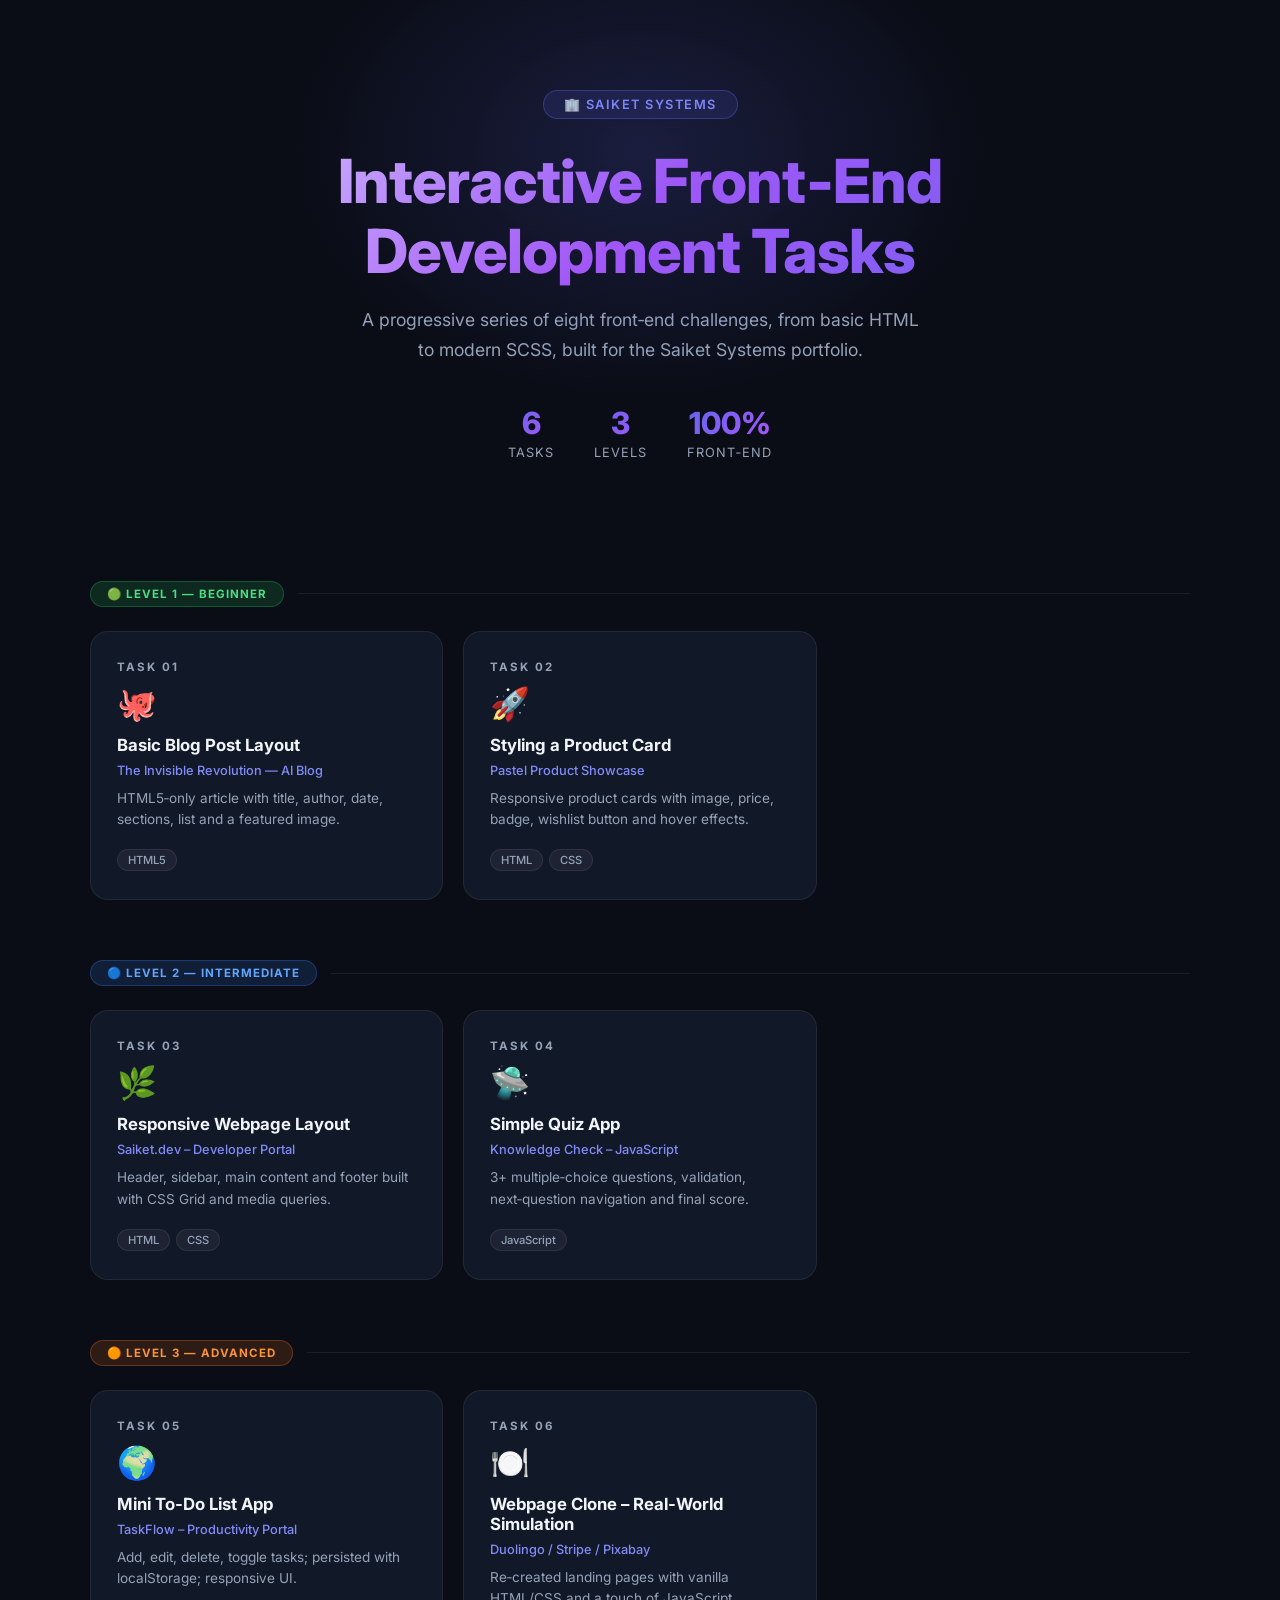
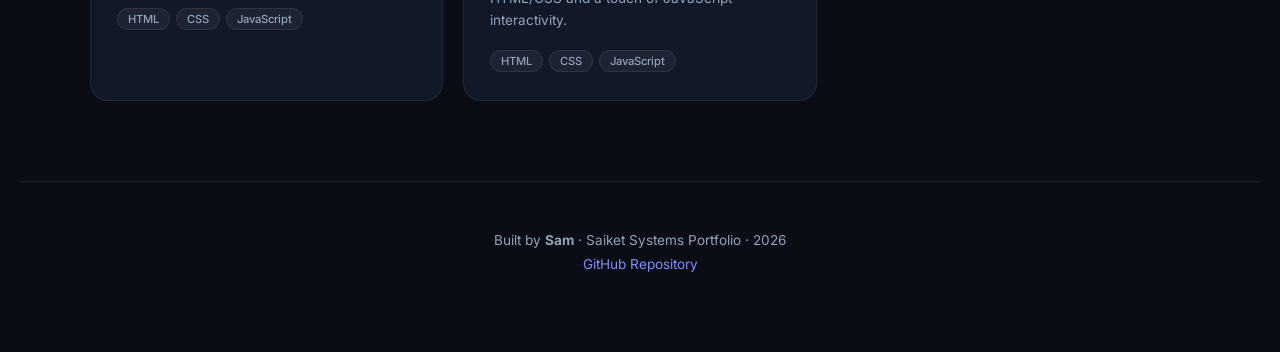
<file: index.html>
<!DOCTYPE html>
<html lang="en">
<head>
  <meta charset="UTF-8" />
  <meta name="viewport" content="width=device-width, initial-scale=1.0" />
  <meta name="description" content="Saiket Systems — 6 front‑end tasks from beginner to advanced level." />
  <title>Saiket Systems | Interactive Front‑End Tasks</title>
  <link rel="preconnect" href="https://fonts.googleapis.com" />
  <link href="https://fonts.googleapis.com/css2?family=Inter:wght@300;400;500;600;700;800&display=swap" rel="stylesheet" />
  <style>
    *, *::before, *::after { box-sizing: border-box; margin: 0; padding: 0; }
    :root {
      --bg: #0a0d16;
      --surface: #111827;
      --border: rgba(255,255,255,0.07);
      --accent: #6366f1;
      --accent2: #a855f7;
      --text: #f1f5f9;
      --muted: #94a3b8;
    }
    body { font-family: 'Inter', sans-serif; background: var(--bg); color: var(--text); min-height: 100vh; padding: 0 20px 60px; }
    .hero { text-align: center; padding: 90px 20px 60px; position: relative; }
    .hero::before { content: ''; position: absolute; top: -100px; left: 50%; transform: translateX(-50%); width: 700px; height: 500px; background: radial-gradient(ellipse, rgba(99,102,241,0.18) 0%, transparent 70%); pointer-events: none; }
    .org-badge { display: inline-block; padding: 6px 20px; background: rgba(99,102,241,0.12); border: 1px solid rgba(99,102,241,0.35); border-radius: 50px; font-size: 0.8rem; font-weight: 600; letter-spacing: 1.5px; text-transform: uppercase; color: #818cf8; margin-bottom: 28px; }
    .hero h1 { font-size: clamp(2.2rem,5vw,3.8rem); font-weight: 800; line-height:1.15; letter-spacing:-1px; background: linear-gradient(135deg, #e0e7ff, #a855f7, #6366f1); -webkit-background-clip:text; -webkit-text-fill-color:transparent; margin-bottom:18px; }
    .hero p { color: var(--muted); font-size:1.1rem; max-width:560px; margin:0 auto 40px; line-height:1.7; }
    .hero-stats { display:flex; justify-content:center; gap:40px; flex-wrap:wrap; }
    .hero-stat strong { display:block; font-size:1.9rem; font-weight:800; background: linear-gradient(135deg,#6366f1,#a855f7); -webkit-background-clip:text; -webkit-text-fill-color:transparent; }
    .hero-stat span { font-size:0.8rem; color:var(--muted); text-transform:uppercase; letter-spacing:1px; }
    .level-group { max-width:1100px; margin:60px auto 0; }
    .level-label { display:flex; align-items:center; gap:14px; margin-bottom:24px; }
    .level-label .badge { padding:5px 16px; border-radius:50px; font-size:0.72rem; font-weight:700; letter-spacing:1px; text-transform:uppercase; }
    .badge-green { background:rgba(34,197,94,0.15); color:#4ade80; border:1px solid rgba(34,197,94,0.3); }
    .badge-blue { background:rgba(59,130,246,0.15); color:#60a5fa; border:1px solid rgba(59,130,246,0.3); }
    .badge-orange { background:rgba(249,115,22,0.15); color:#fb923c; border:1px solid rgba(249,115,22,0.3); }
    .badge-red { background:rgba(239,68,68,0.15); color:#f87171; border:1px solid rgba(239,68,68,0.3); }
    .level-label hr { flex:1; border:none; border-top:1px solid var(--border); }
    .tasks-grid { display:grid; grid-template-columns:repeat(auto-fill, minmax(280px,1fr)); gap:20px; margin-bottom:16px; }
    .task-card { background:var(--surface); border:1px solid var(--border); border-radius:18px; padding:28px 26px; text-decoration:none; color:var(--text); transition:all 0.3s ease; position:relative; overflow:hidden; display:block; }
    .task-card::before { content:''; position:absolute; top:0; left:0; right:0; height:3px; background:var(--card-accent, linear-gradient(90deg,#6366f1,#a855f7)); transform:scaleX(0); transform-origin:left; transition:transform 0.35s ease; }
    .task-card:hover { transform:translateY(-6px); border-color:rgba(99,102,241,0.3); box-shadow:0 20px 50px -10px rgba(99,102,241,0.2); }
    .task-card:hover::before { transform:scaleX(1); }
    .task-num { font-size:0.72rem; font-weight:700; letter-spacing:2px; text-transform:uppercase; color:var(--muted); margin-bottom:10px; }
    .task-emoji { font-size:2rem; margin-bottom:12px; display:block; }
    .task-title { font-size:1.05rem; font-weight:700; margin-bottom:8px; }
    .task-theme { font-size:0.8rem; color:#818cf8; font-weight:500; margin-bottom:10px; }
    .task-desc { font-size:0.85rem; color:var(--muted); line-height:1.6; margin-bottom:18px; }
    .task-tags { display:flex; flex-wrap:wrap; gap:6px; }
    .tag { padding:3px 10px; border-radius:20px; font-size:0.7rem; font-weight:500; background:rgba(255,255,255,0.05); border:1px solid var(--border); color:var(--muted); }
    .task-arrow { position:absolute; top:24px; right:24px; font-size:1.2rem; opacity:0; transform:translateX(-6px); transition:all 0.3s ease; color:#818cf8; }
    .task-card:hover .task-arrow { opacity:1; transform:translateX(0); }
    footer { text-align:center; padding:50px 20px 20px; color:var(--muted); font-size:0.85rem; border-top:1px solid var(--border); margin-top:80px; }
    footer a { color:#818cf8; text-decoration:none; }
    footer a:hover { text-decoration:underline; }
    @media (max-width:500px) { .tasks-grid { grid-template-columns:1fr; } .hero-stats { gap:24px; } }
  </style>
</head>
<body>
  <!-- Hero -->
  <section class="hero">
    <div class="org-badge">🏢 Saiket Systems</div>
    <h1>Interactive Front‑End<br>Development Tasks</h1>
    <p>A progressive series of eight front‑end challenges, from basic HTML to modern SCSS, built for the Saiket Systems portfolio.</p>
    <div class="hero-stats">
      <div class="hero-stat"><strong>6</strong><span>Tasks</span></div>
      <div class="hero-stat"><strong>3</strong><span>Levels</span></div>
      <div class="hero-stat"><strong>100%</strong><span>Front‑End</span></div>
    </div>
  </section>

  <!-- Level 1: Beginner -->
  <div class="level-group">
    <div class="level-label">
      <span class="badge badge-green">🟢 Level 1 — Beginner</span>
      <hr />
    </div>
    <div class="tasks-grid">
      <a class="task-card" href="./Task1/" style="--card-accent: linear-gradient(90deg,#06b6d4,#0891b2);">
        <div class="task-num">Task 01</div>
        <span class="task-emoji">🐙</span>
        <div class="task-title">Basic Blog Post Layout</div>
        <div class="task-theme">The Invisible Revolution — AI Blog</div>
        <p class="task-desc">HTML5‑only article with title, author, date, sections, list and a featured image.</p>
        <div class="task-tags">
          <span class="tag">HTML5</span>
        </div>
        <span class="task-arrow">→</span>
      </a>
      <a class="task-card" href="./Task2/" style="--card-accent: linear-gradient(90deg,#8b5cf6,#c084fc);">
        <div class="task-num">Task 02</div>
        <span class="task-emoji">🚀</span>
        <div class="task-title">Styling a Product Card</div>
        <div class="task-theme">Pastel Product Showcase</div>
        <p class="task-desc">Responsive product cards with image, price, badge, wishlist button and hover effects.</p>
        <div class="task-tags">
          <span class="tag">HTML</span>
          <span class="tag">CSS</span>
        </div>
        <span class="task-arrow">→</span>
      </a>
    </div>
  </div>

  <!-- Level 2: Intermediate -->
  <div class="level-group">
    <div class="level-label">
      <span class="badge badge-blue">🔵 Level 2 — Intermediate</span>
      <hr />
    </div>
    <div class="tasks-grid">
      <a class="task-card" href="./Task3/" style="--card-accent: linear-gradient(90deg,#10b981,#34d399);">
        <div class="task-num">Task 03</div>
        <span class="task-emoji">🌿</span>
        <div class="task-title">Responsive Webpage Layout</div>
        <div class="task-theme">Saiket.dev – Developer Portal</div>
        <p class="task-desc">Header, sidebar, main content and footer built with CSS Grid and media queries.</p>
        <div class="task-tags">
          <span class="tag">HTML</span>
          <span class="tag">CSS</span>
        </div>
        <span class="task-arrow">→</span>
      </a>
      <a class="task-card" href="./Task4/" style="--card-accent: linear-gradient(90deg,#f59e0b,#fbbf24);">
        <div class="task-num">Task 04</div>
        <span class="task-emoji">🛸</span>
        <div class="task-title">Simple Quiz App</div>
        <div class="task-theme">Knowledge Check – JavaScript</div>
        <p class="task-desc">3+ multiple‑choice questions, validation, next‑question navigation and final score.</p>
        <div class="task-tags">
          <span class="tag">JavaScript</span>
        </div>
        <span class="task-arrow">→</span>
      </a>
    </div>
  </div>

  <!-- Level 3: Advanced -->
  <div class="level-group">
    <div class="level-label">
      <span class="badge badge-orange">🟠 Level 3 — Advanced</span>
      <hr />
    </div>
    <div class="tasks-grid">
      <a class="task-card" href="./Task5/" style="--card-accent: linear-gradient(90deg,#3b82f6,#60a5fa);">
        <div class="task-num">Task 05</div>
        <span class="task-emoji">🌍</span>
        <div class="task-title">Mini To‑Do List App</div>
        <div class="task-theme">TaskFlow – Productivity Portal</div>
        <p class="task-desc">Add, edit, delete, toggle tasks; persisted with localStorage; responsive UI.</p>
        <div class="task-tags">
          <span class="tag">HTML</span>
          <span class="tag">CSS</span>
          <span class="tag">JavaScript</span>
        </div>
        <span class="task-arrow">→</span>
      </a>
      <a class="task-card" href="./Task6/" style="--card-accent: linear-gradient(90deg,#f43f5e,#fb7185);">
        <div class="task-num">Task 06</div>
        <span class="task-emoji">🍽️</span>
        <div class="task-title">Webpage Clone – Real‑World Simulation</div>
        <div class="task-theme">Duolingo / Stripe / Pixabay</div>
        <p class="task-desc">Re‑created landing pages with vanilla HTML/CSS and a touch of JavaScript interactivity.</p>
        <div class="task-tags">
          <span class="tag">HTML</span>
          <span class="tag">CSS</span>
          <span class="tag">JavaScript</span>
        </div>
        <span class="task-arrow">→</span>
      </a>
    </div>
  </div>

  <footer>
    <p>Built by <strong>Sam</strong> · Saiket Systems Portfolio · 2026</p>
    <p style="margin-top:8px;">
      <a href="https://github.com/YOUR_USERNAME/saiket-systems" target="_blank" rel="noopener">GitHub Repository</a>
    </p>
  </footer>
</body>
</html>
</file>
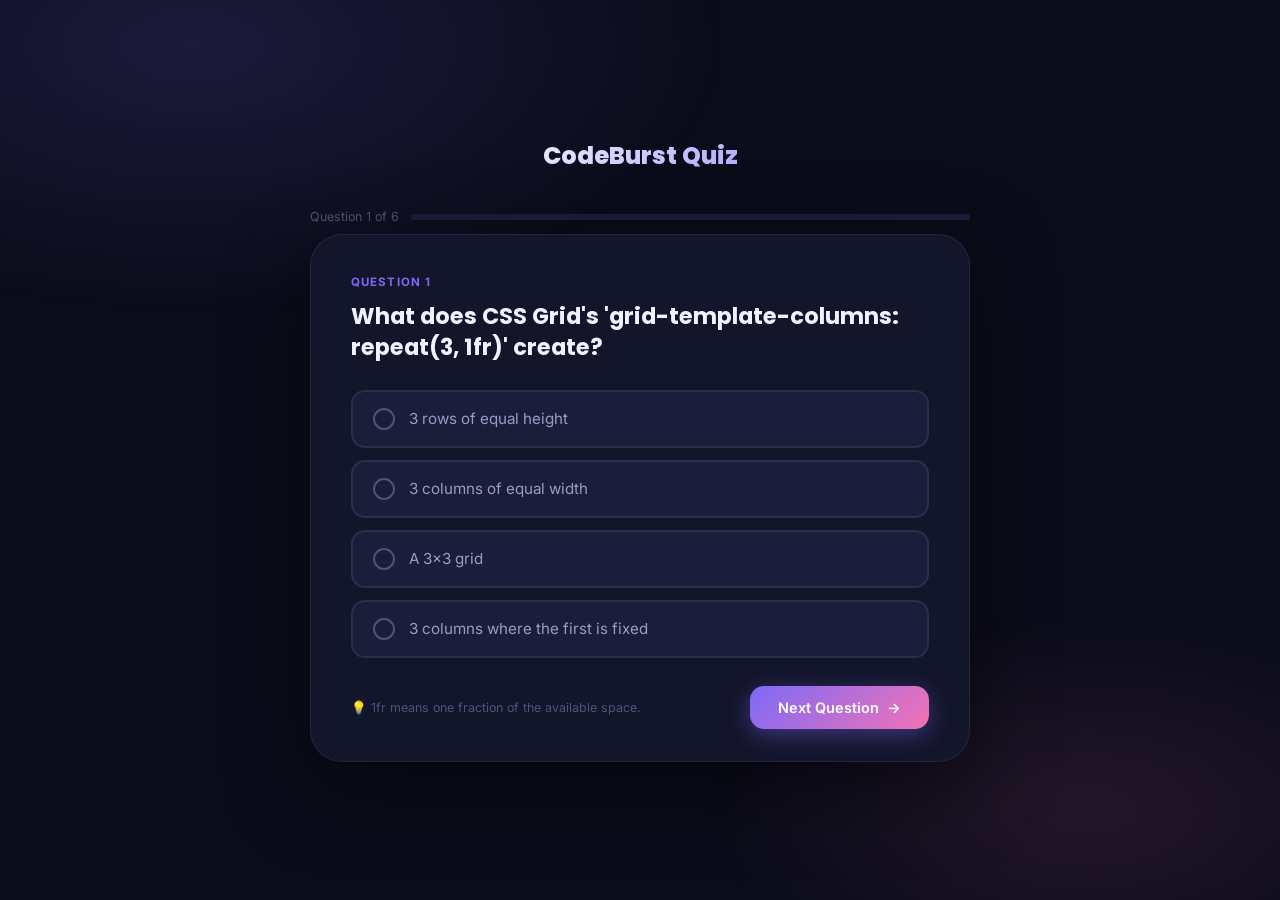
<file: Task4/index.html>
<!DOCTYPE html>
<html lang="en">
  <head>
    <meta charset="UTF-8" />
    <meta name="viewport" content="width=device-width, initial-scale=1.0" />
    <meta name="description" content="Task 4 — A JavaScript quiz application with multiple-choice questions, validation, and score display." />
    <title>CodeBurst Quiz | Task 4 — Saiket Systems</title>
    <link rel="stylesheet" href="style.css" />
  </head>

  <body>

    <div class="quiz-wrapper">

      <!-- ===== HEADER ===== -->
      <header class="quiz-header">
        <div class="quiz-logo">Code<span>Burst</span> Quiz</div>
      </header>

      <!-- ===== PROGRESS BAR ===== -->
      <div class="progress-wrap">
        <span class="progress-label" id="progress-label">Loading...</span>
        <div class="progress-track" role="progressbar" aria-valuemin="0" aria-valuemax="100" aria-valuenow="0">
          <div class="progress-fill" id="progress-fill"></div>
        </div>
      </div>

      <!-- ===== QUIZ SCREEN ===== -->
      <div class="quiz-card" id="quiz-screen">

        <!-- Question -->
        <p class="question-number" id="question-number">Question 1</p>
        <h1 class="question-text" id="question-text"></h1>

        <!-- Options List -->
        <ul class="options-list" id="options-list" role="radiogroup" aria-labelledby="question-text">
          <!-- Dynamically injected by script.js -->
        </ul>

        <!-- Validation Error -->
        <div class="error-msg" id="error-msg" role="alert" aria-live="polite">
          ⚠️ Please select an answer before proceeding!
        </div>

        <!-- Action Row -->
        <div class="action-row">
          <p class="hint-text" id="hint-text"></p>
          <button
            class="btn btn-primary"
            id="next-btn"
            aria-label="Go to next question">Next Question <span>→</span>
          </button>
        </div>

      </div>
      <!-- /quiz-screen -->

      <!-- ===== SCORE SCREEN ===== -->
      <div class="quiz-card score-screen" id="score-screen" aria-live="polite">

        <!-- SVG gradient def -->
        <svg width="0" height="0" style="position:absolute">
          <defs>
            <linearGradient id="ringGrad" x1="0%" y1="0%" x2="100%" y2="0%">
              <stop offset="0%"   stop-color="#7c6af7"/>
              <stop offset="100%" stop-color="#f472b6"/>
            </linearGradient>
          </defs>
        </svg>

        <!-- Trophy emoji -->
        <div class="score-trophy" id="score-trophy" aria-hidden="true">🏆</div>

        <!-- Title -->
        <h2 class="score-title" id="score-title">Quiz Complete!</h2>
        <p class="score-subtitle" id="score-subtitle">Here's how you did.</p>

        <!-- Score Ring -->
        <div class="score-ring-wrap" aria-label="Score ring">
          <svg class="score-ring" viewBox="0 0 120 120" aria-hidden="true">
            <circle class="ring-bg"   cx="60" cy="60" r="54"/>
            <circle class="ring-fill" id="ring-fill" cx="60" cy="60" r="54"/>
          </svg>
          <div class="score-ring-label">
            <span class="score-number" id="score-number">0</span>
            <span class="score-total"  id="score-total">/ 6</span>
          </div>
        </div>

        <!-- Breakdown Badges -->
        <div class="breakdown" aria-label="Score breakdown">
          <span class="breakdown-badge badge-correct" id="badge-correct">✅ 0 Correct</span>
          <span class="breakdown-badge badge-wrong"   id="badge-wrong">❌ 0 Wrong</span>
          <span class="breakdown-badge badge-pct"     id="badge-pct">📊 0%</span>
        </div>

        <!-- Restart -->
        <button
          class="restart-btn"
          id="restart-btn"
          onclick="restartQuiz()"
          aria-label="Restart the quiz"
        >
          🔄 Try Again
        </button>

      </div>
      <!-- /score-screen -->

    </div>
    <!-- /quiz-wrapper -->

    <script src="script.js"></script>
  </body>
</html>
</file>
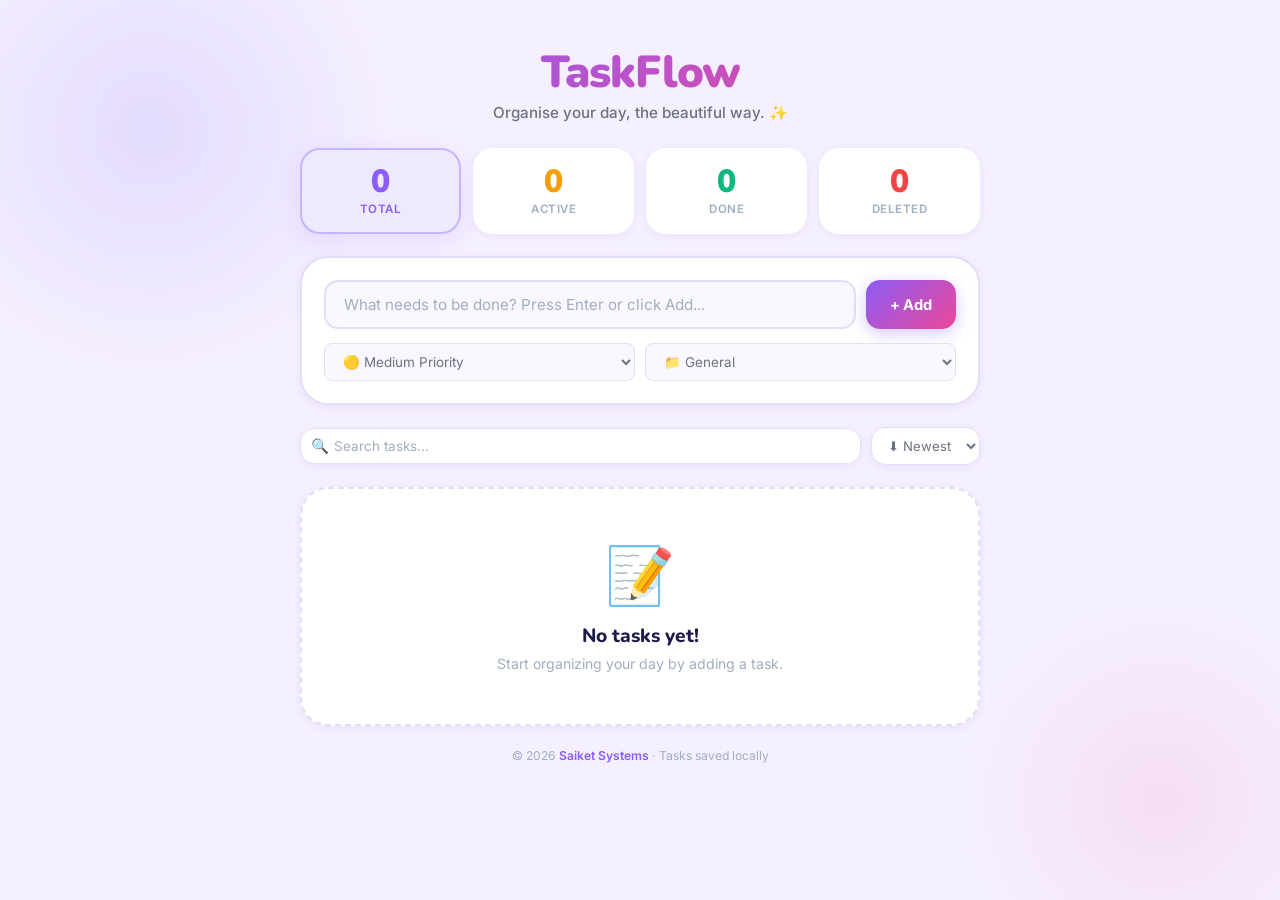
<file: Task5/index.html>
<!DOCTYPE html>
<html lang="en">
  <head>
    <meta charset="UTF-8" />
    <meta name="viewport" content="width=device-width, initial-scale=1.0" />
    <meta name="description" content="Task 5 — A beautiful pastel To-Do List App with interactive filtering and soft delete." />
    <title>TaskFlow | To-Do List</title>
    <link rel="stylesheet" href="style.css" />
  </head>

  <body>
    <div class="app-wrapper">

      <!-- ===== HEADER ===== -->
      <header class="app-header">
        <h1 class="app-logo">Task<span>Flow</span></h1>
        <p class="app-caption">Organise your day, the beautiful way. ✨</p>
      </header>

      <!-- ===== STATS ROW (CLICKABLE FILTERS) ===== -->
      <section class="stats-row" aria-label="Task statistics and filters">
        <div class="stat-chip total selected" data-filter="all" role="button" tabindex="0" aria-pressed="true">
          <div class="stat-value" id="stat-total">0</div>
          <div class="stat-label">Total</div>
        </div>
        <div class="stat-chip active" data-filter="active" role="button" tabindex="0" aria-pressed="false">
          <div class="stat-value" id="stat-active">0</div>
          <div class="stat-label">Active</div>
        </div>
        <div class="stat-chip done" data-filter="completed" role="button" tabindex="0" aria-pressed="false">
          <div class="stat-value" id="stat-done">0</div>
          <div class="stat-label">Done</div>
        </div>
        <div class="stat-chip deleted" data-filter="deleted" role="button" tabindex="0" aria-pressed="false">
          <div class="stat-value" id="stat-deleted">0</div>
          <div class="stat-label">Deleted</div>
        </div>
      </section>

      <!-- ===== INPUT CARD ===== -->
      <section class="input-card" aria-label="Add new task">

        <!-- Text input + Add button -->
        <div class="input-row">
          <input
            type="text"
            id="task-input"
            class="task-input"
            placeholder="What needs to be done? Press Enter or click Add..."
            maxlength="200"
            aria-label="New task description"
            autocomplete="off"
          />
          <button id="add-btn" class="btn-add" aria-label="Add task">
            + Add
          </button>
        </div>

        <!-- Priority + Category selectors -->
        <div class="meta-row">
          <select id="priority-select" class="priority-select" aria-label="Task priority">
            <option value="medium">🟡 Medium Priority</option>
            <option value="high">🔴 High Priority</option>
            <option value="low">🟢 Low Priority</option>
          </select>

          <select id="category-select" class="category-select" aria-label="Task category">
            <option value="General">📁 General</option>
            <option value="Work">💼 Work</option>
            <option value="Study">📚 Study</option>
            <option value="Personal">🏠 Personal</option>
            <option value="Health">💪 Health</option>
            <option value="Shopping">🛒 Shopping</option>
          </select>
        </div>

      </section>

      <!-- ===== FILTER + SEARCH BAR ===== -->
      <div class="filter-bar">
        <!-- Search -->
        <div class="search-wrap">
          <span class="search-icon" aria-hidden="true">🔍</span>
          <input
            type="search"
            id="search-input"
            class="search-input"
            placeholder="Search tasks..."
            aria-label="Search tasks"
          />
        </div>

        <!-- Sort -->
        <select id="sort-select" class="sort-select" aria-label="Sort tasks">
          <option value="newest">⬇ Newest</option>
          <option value="oldest">⬆ Oldest</option>
          <option value="priority">🔴 Priority</option>
          <option value="alpha">🔤 A–Z</option>
        </select>
      </div>

      <!-- ===== TASK LIST ===== -->
      <main>
        <ul
          id="task-list"
          class="task-list"
          role="list"
          aria-label="Task list"
          aria-live="polite"
        >
          <!-- Tasks are injected here by script.js -->
        </ul>
      </main>

      <!-- ===== CLEAR COMPLETED / DELETED ===== -->
      <button
        id="clear-done-btn"
        class="clear-btn"
        aria-label="Clear tasks"
      >
        🗑️ Clear Completed Tasks
      </button>

      <!-- ===== FOOTER ===== -->
      <footer class="app-footer">
        <p>© 2026 <a href="#">Saiket Systems</a> · Tasks saved locally</p>
      </footer>

    </div><!-- /app-wrapper -->

    <script src="script.js"></script>
  </body>
</html>
</file>
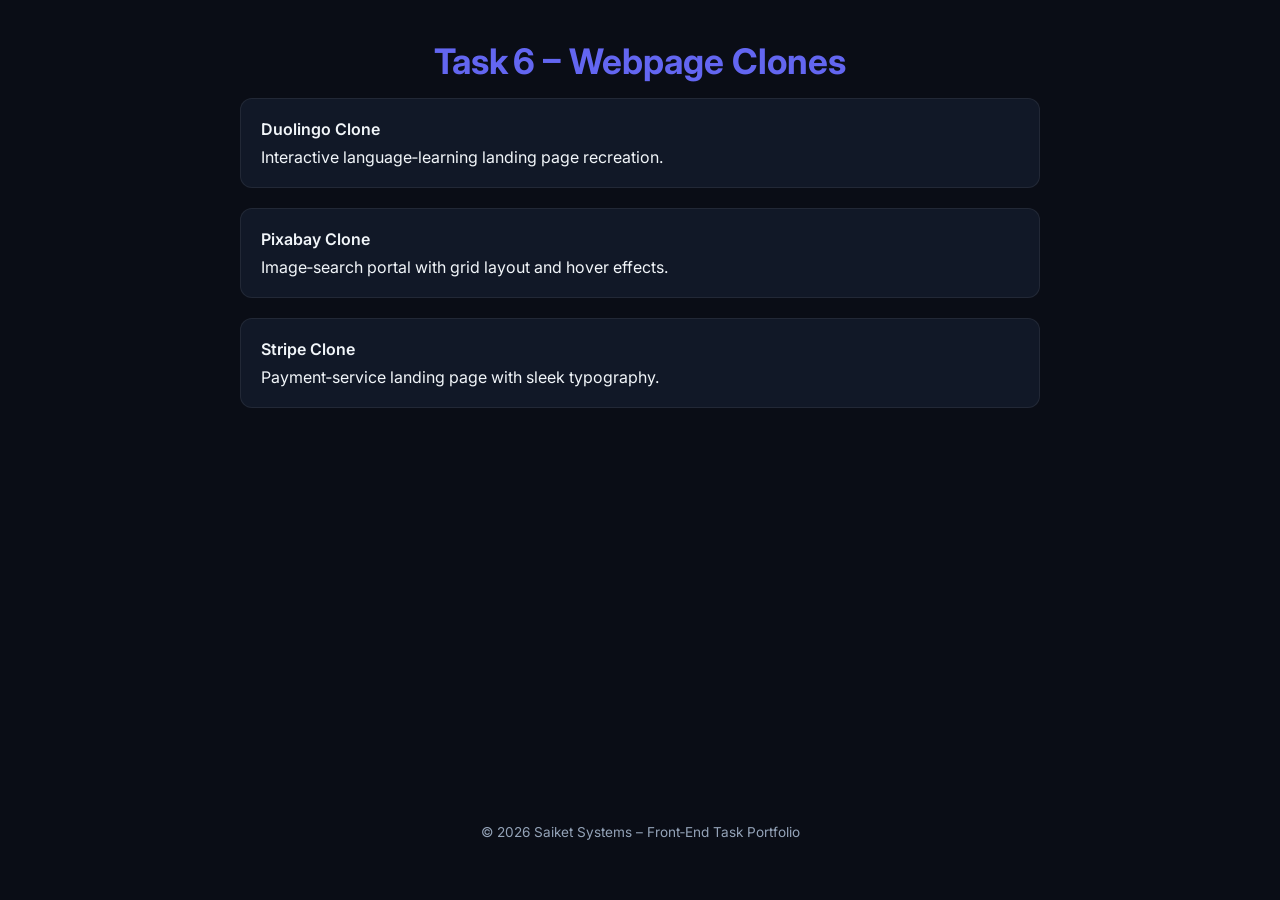
<file: Task6/index.html>
<!DOCTYPE html>
<html lang="en">
<head>
  <meta charset="UTF-8" />
  <meta name="viewport" content="width=device-width, initial-scale=1.0" />
  <meta name="description" content="Saiket Systems – Task 6 clones: Duolingo, Pixabay, Stripe" />
  <title>Task 6 – Webpage Clones</title>
  <link rel="preconnect" href="https://fonts.googleapis.com" />
  <link href="https://fonts.googleapis.com/css2?family=Inter:wght@400;600&display=swap" rel="stylesheet" />
  <style>
    *{box-sizing:border-box;margin:0;padding:0}
    :root{--bg:#0a0d16;--surface:#111827;--border:rgba(255,255,255,0.07);--accent:#6366f1;--text:#f1f5f9;--muted:#94a3b8}
    body{font-family:'Inter',sans-serif;background:var(--bg);color:var(--text);display:flex;flex-direction:column;align-items:center;padding:40px 20px;min-height:100vh}
    h1{font-size:2.2rem;margin-bottom:1rem;color:var(--accent)}
    .grid{display:grid;gap:20px;max-width:800px;width:100%}
    a{background:var(--surface);border:1px solid var(--border);border-radius:12px;padding:20px;text-decoration:none;color:var(--text);transition:0.3s;display:block}
    a:hover{border-color:var(--accent);box-shadow:0 8px 20px rgba(99,102,241,0.2)}
    .title{font-weight:600;margin-bottom:8px}
    footer{margin-top:auto;padding:20px;font-size:0.85rem;color:var(--muted)}
  </style>
</head>
<body>
  <h1>Task 6 – Webpage Clones</h1>
  <div class="grid">
    <a href="Duolingo/">
      <div class="title">Duolingo Clone</div>
      <p>Interactive language‑learning landing page recreation.</p>
    </a>
    <a href="Pixabay/">
      <div class="title">Pixabay Clone</div>
      <p>Image‑search portal with grid layout and hover effects.</p>
    </a>
    <a href="Stripe/">
      <div class="title">Stripe Clone</div>
      <p>Payment‑service landing page with sleek typography.</p>
    </a>
  </div>
  <footer>
    <p>© 2026 Saiket Systems – Front‑End Task Portfolio</p>
  </footer>
</body>
</html>
</file>
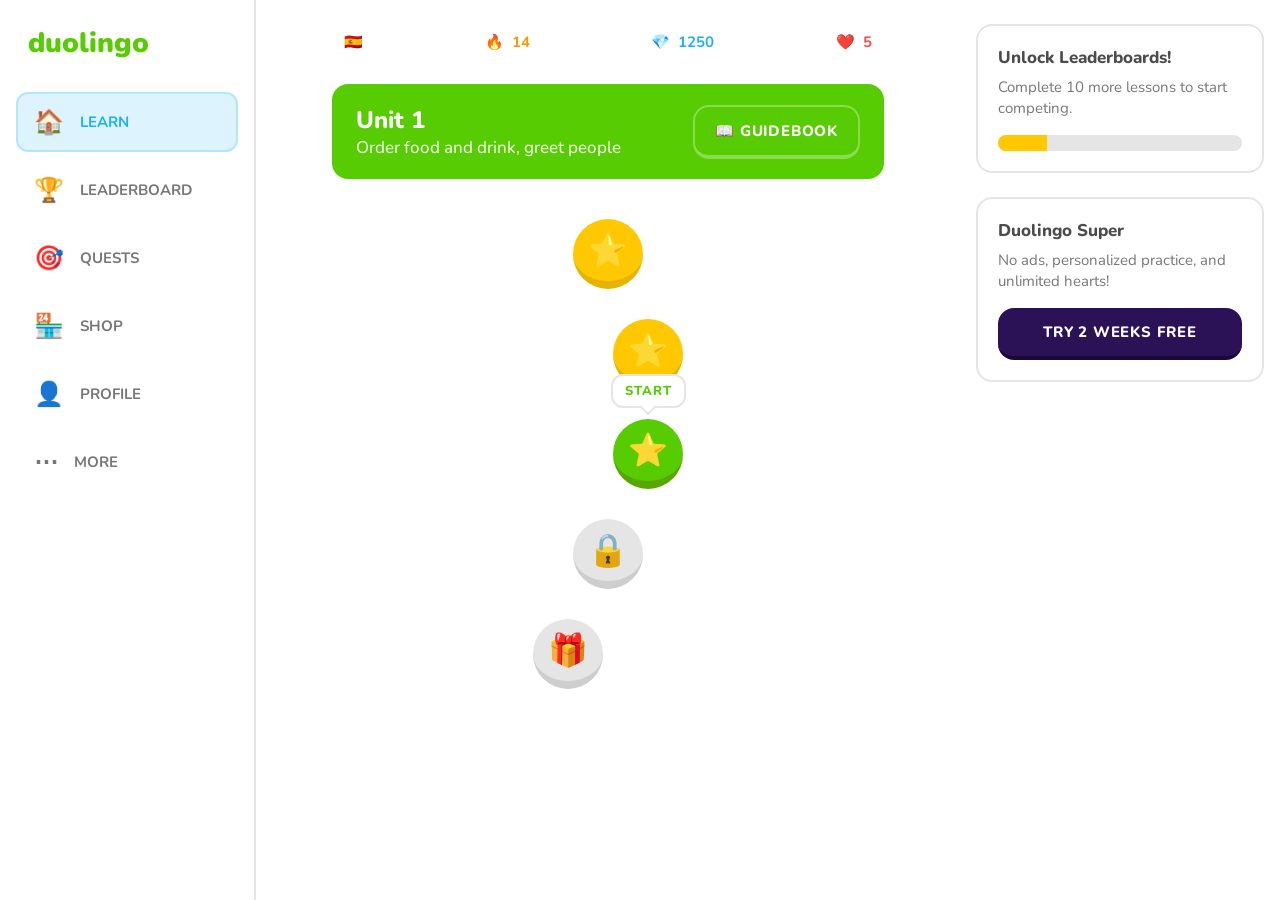
<file: Task6/Duolingo/index.html>
<!DOCTYPE html>
<html lang="en">
<head>
  <meta charset="UTF-8">
  <meta name="viewport" content="width=device-width, initial-scale=1.0">
  <title>Duolingo Clone | Task 6</title>
  <link rel="stylesheet" href="style.css">
</head>
<body>

  <!-- SIDEBAR NAVIGATION -->
  <aside class="sidebar">
    <div class="logo">
      <h2 class="duo-green">duolingo</h2>
    </div>
    <nav class="nav-links">
      <a href="#" class="nav-item active">
        <span class="nav-icon">🏠</span>
        <span class="nav-text">LEARN</span>
      </a>
      <a href="#" class="nav-item">
        <span class="nav-icon">🏆</span>
        <span class="nav-text">LEADERBOARD</span>
      </a>
      <a href="#" class="nav-item">
        <span class="nav-icon">🎯</span>
        <span class="nav-text">QUESTS</span>
      </a>
      <a href="#" class="nav-item">
        <span class="nav-icon">🏪</span>
        <span class="nav-text">SHOP</span>
      </a>
      <a href="#" class="nav-item">
        <span class="nav-icon">👤</span>
        <span class="nav-text">PROFILE</span>
      </a>
      <a href="#" class="nav-item">
        <span class="nav-icon">⋯</span>
        <span class="nav-text">MORE</span>
      </a>
    </nav>
  </aside>

  <!-- MAIN CONTENT AREA -->
  <main class="main-content">
    
    <!-- TOP BAR -->
    <header class="top-bar">
      <div class="top-item course-flag">
        🇪🇸
      </div>
      <div class="top-item streak">
        <span class="icon">🔥</span>
        <span class="value">14</span>
      </div>
      <div class="top-item gems">
        <span class="icon">💎</span>
        <span class="value">1250</span>
      </div>
      <div class="top-item hearts">
        <span class="icon">❤️</span>
        <span class="value">5</span>
      </div>
    </header>

    <!-- LEARNING PATH -->
    <div class="learning-path">
      
      <!-- Unit Header -->
      <section class="unit-header green-unit">
        <div class="unit-info">
          <h3>Unit 1</h3>
          <p>Order food and drink, greet people</p>
        </div>
        <button class="btn btn-secondary guidebook-btn">
          📖 GUIDEBOOK
        </button>
      </section>

      <!-- Path Nodes -->
      <div class="path-container">
        <!-- Node 1 (Completed) -->
        <div class="path-row center">
          <button class="node-btn completed" data-title="Order food" data-desc="Lesson 1 of 4">
            <span class="node-icon">⭐</span>
          </button>
        </div>
        
        <!-- Node 2 (Completed) -->
        <div class="path-row right">
          <button class="node-btn completed" data-title="Order food" data-desc="Lesson 2 of 4">
            <span class="node-icon">⭐</span>
          </button>
        </div>
        
        <!-- Node 3 (Active) -->
        <div class="path-row right">
          <button class="node-btn active" data-title="Greet people" data-desc="Lesson 1 of 4">
            <div class="crown-tooltip">START</div>
            <span class="node-icon">⭐</span>
          </button>
        </div>
        
        <!-- Node 4 (Locked) -->
        <div class="path-row center">
          <button class="node-btn locked" data-title="Locked" data-desc="Complete previous lessons to unlock">
            <span class="node-icon">🔒</span>
          </button>
        </div>
        
        <!-- Node 5 (Treasure) -->
        <div class="path-row left">
          <button class="node-btn treasure locked" data-title="Reward" data-desc="Unlock a chest!">
            <span class="node-icon">🎁</span>
          </button>
        </div>
      </div>

    </div>
  </main>

  <!-- RIGHT SIDEBAR (Leagues/Progress) -->
  <aside class="right-sidebar">
    <div class="panel league-panel">
      <h4>Unlock Leaderboards!</h4>
      <p>Complete 10 more lessons to start competing.</p>
      <div class="progress-bar-container">
        <div class="progress-bar" style="width: 20%;"></div>
      </div>
    </div>
    <div class="panel ad-panel">
      <h4>Duolingo Super</h4>
      <p>No ads, personalized practice, and unlimited hearts!</p>
      <button class="btn btn-primary try-super-btn">TRY 2 WEEKS FREE</button>
    </div>
  </aside>

  <!-- START LESSON MODAL -->
  <div class="modal-overlay" id="lesson-modal">
    <div class="modal-content">
      <h2 id="modal-title">Greet people</h2>
      <p id="modal-desc">Lesson 1 of 4</p>
      <button class="btn btn-primary full-width" id="start-lesson-btn">START +10 XP</button>
      <button class="btn btn-secondary full-width" id="close-modal-btn">CANCEL</button>
    </div>
  </div>

  <script src="script.js"></script>
</body>
</html>
</file>
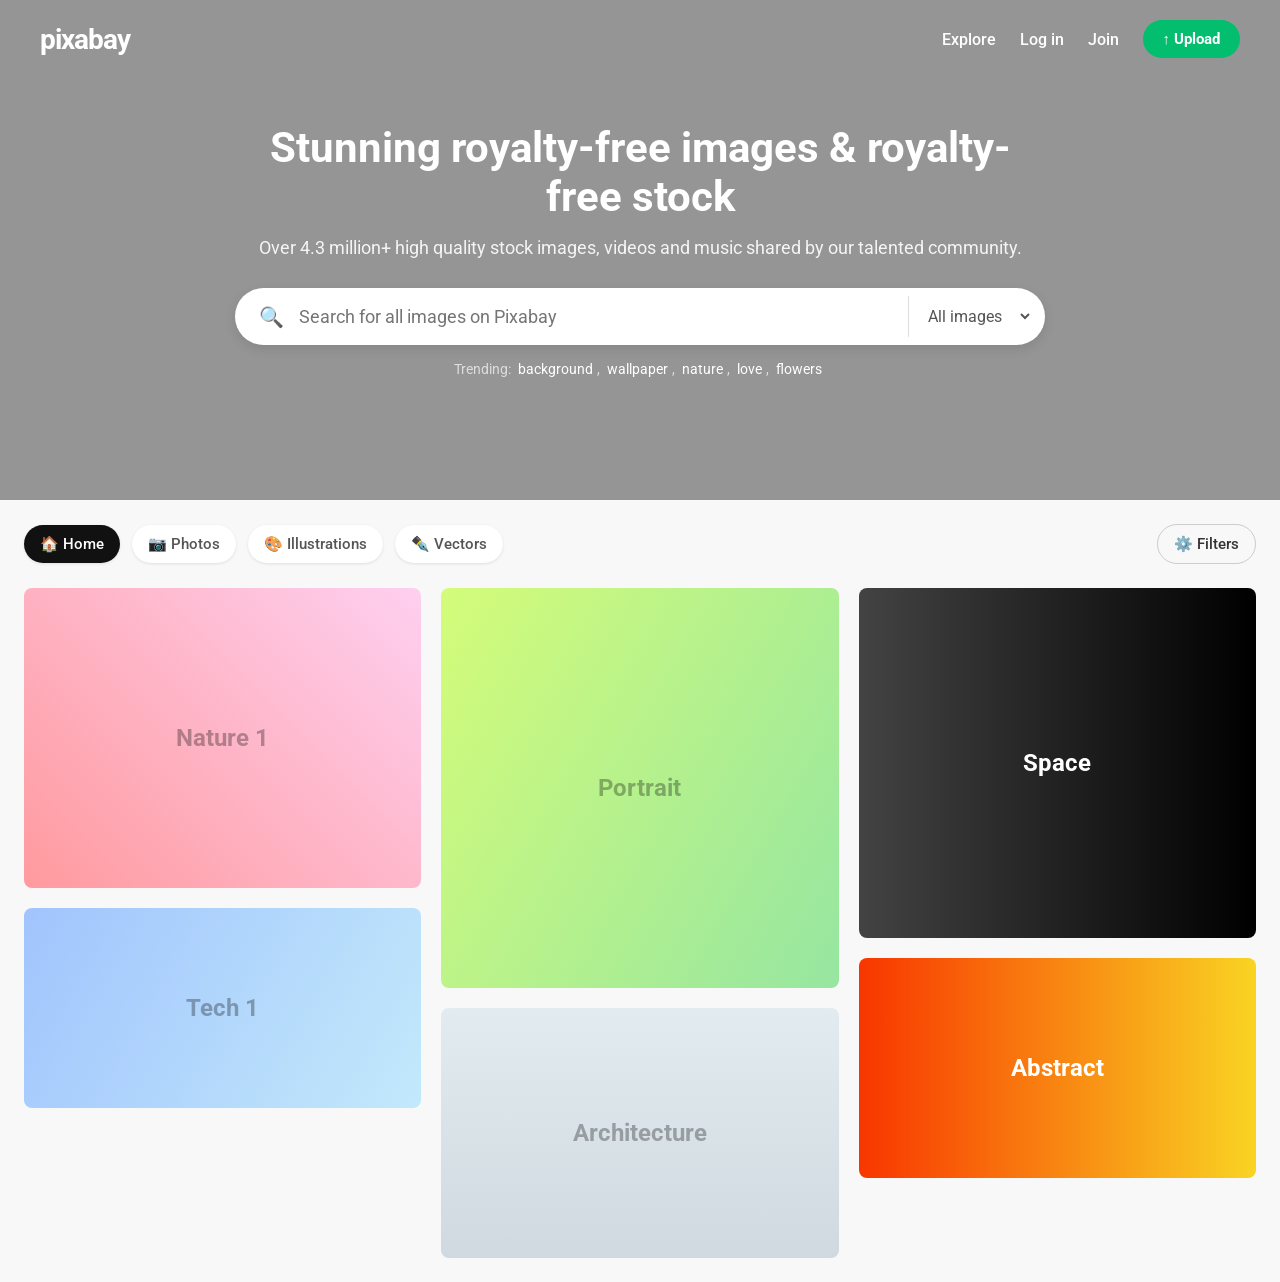
<file: Task6/Pixabay/index.html>
<!DOCTYPE html>
<html lang="en">
<head>
  <meta charset="UTF-8">
  <meta name="viewport" content="width=device-width, initial-scale=1.0">
  <title>Pixabay Clone | Task 6</title>
  <link rel="stylesheet" href="style.css">
</head>
<body>

  <!-- NAVBAR -->
  <header class="navbar">
    <div class="logo">pixabay</div>
    <div class="nav-right">
      <a href="#">Explore</a>
      <a href="#">Log in</a>
      <a href="#">Join</a>
      <button class="upload-btn">↑ Upload</button>
    </div>
  </header>

  <!-- HERO SECTION -->
  <section class="hero">
    <div class="hero-overlay"></div>
    <div class="hero-content">
      <h1>Stunning royalty-free images & royalty-free stock</h1>
      <p>Over 4.3 million+ high quality stock images, videos and music shared by our talented community.</p>
      
      <div class="search-container" id="search-container">
        <span class="search-icon">🔍</span>
        <input type="text" class="search-input" id="search-input" placeholder="Search for all images on Pixabay">
        <select class="search-select">
          <option>All images</option>
          <option>Photos</option>
          <option>Vectors</option>
        </select>
      </div>
      
      <div class="trending-tags">
        <span>Trending:</span>
        <a href="#">background</a>,
        <a href="#">wallpaper</a>,
        <a href="#">nature</a>,
        <a href="#">love</a>,
        <a href="#">flowers</a>
      </div>
    </div>
  </section>

  <!-- CONTENT SECTION / MASONRY GRID -->
  <main class="gallery-container">
    <div class="gallery-nav">
      <div class="nav-tabs">
        <button class="active">🏠 Home</button>
        <button>📷 Photos</button>
        <button>🎨 Illustrations</button>
        <button>✒️ Vectors</button>
      </div>
      <div class="filter-btn">
        <button>⚙️ Filters</button>
      </div>
    </div>

    <div class="masonry-grid">
      <!-- Image 1 -->
      <div class="grid-item">
        <div class="img-placeholder" style="height: 300px; background: linear-gradient(45deg, #ff9a9e 0%, #fecfef 99%, #fecfef 100%);">
          <span>Nature 1</span>
        </div>
        <div class="overlay-actions">
          <button class="like-btn">❤️</button>
          <button class="save-btn">🔖</button>
        </div>
      </div>
      
      <!-- Image 2 -->
      <div class="grid-item">
        <div class="img-placeholder" style="height: 200px; background: linear-gradient(120deg, #a1c4fd 0%, #c2e9fb 100%);">
          <span>Tech 1</span>
        </div>
        <div class="overlay-actions">
          <button class="like-btn">❤️</button>
          <button class="save-btn">🔖</button>
        </div>
      </div>
      
      <!-- Image 3 -->
      <div class="grid-item">
        <div class="img-placeholder" style="height: 400px; background: linear-gradient(120deg, #d4fc79 0%, #96e6a1 100%);">
          <span>Portrait</span>
        </div>
        <div class="overlay-actions">
          <button class="like-btn">❤️</button>
          <button class="save-btn">🔖</button>
        </div>
      </div>
      
      <!-- Image 4 -->
      <div class="grid-item">
        <div class="img-placeholder" style="height: 250px; background: linear-gradient(to top, #cfd9df 0%, #e2ebf0 100%);">
          <span>Architecture</span>
        </div>
        <div class="overlay-actions">
          <button class="like-btn">❤️</button>
          <button class="save-btn">🔖</button>
        </div>
      </div>
      
      <!-- Image 5 -->
      <div class="grid-item">
        <div class="img-placeholder" style="height: 350px; background: linear-gradient(to right, #434343 0%, black 100%);">
          <span style="color:white">Space</span>
        </div>
        <div class="overlay-actions">
          <button class="like-btn">❤️</button>
          <button class="save-btn">🔖</button>
        </div>
      </div>

       <!-- Image 6 -->
       <div class="grid-item">
        <div class="img-placeholder" style="height: 220px; background: linear-gradient(to right, #f83600 0%, #f9d423 100%);">
          <span style="color:white">Abstract</span>
        </div>
        <div class="overlay-actions">
          <button class="like-btn">❤️</button>
          <button class="save-btn">🔖</button>
        </div>
      </div>
    </div>
  </main>

  <script src="script.js"></script>
</body>
</html>
</file>
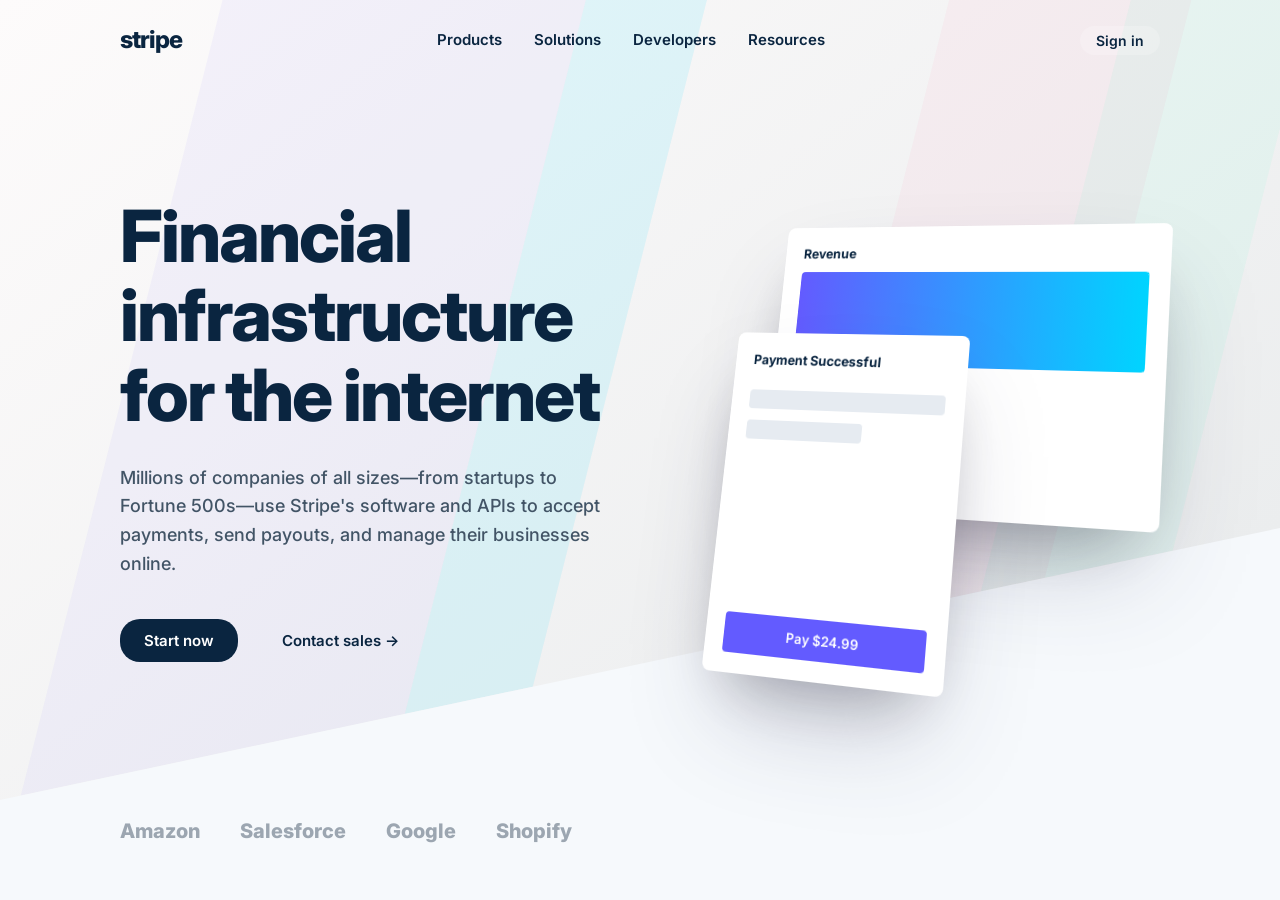
<file: Task6/Stripe/index.html>
<!DOCTYPE html>
<html lang="en">
<head>
  <meta charset="UTF-8">
  <meta name="viewport" content="width=device-width, initial-scale=1.0">
  <title>Stripe Landing Page Clone | Task 6</title>
  <link rel="stylesheet" href="style.css">
</head>
<body>

  <!-- ANIMATED BACKGROUND -->
  <div class="stripe-bg">
    <div class="bg-stripe stripe-1"></div>
    <div class="bg-stripe stripe-2"></div>
    <div class="bg-stripe stripe-3"></div>
    <div class="bg-stripe stripe-4"></div>
  </div>

  <div class="content-wrapper">
    <!-- NAVIGATION -->
    <header class="navbar">
      <div class="logo">
        <h2 class="stripe-logo">stripe</h2>
      </div>
      
      <!-- Sliding Dropdown Background (controlled by JS) -->
      <div class="dropdown-bg" id="dropdown-bg"></div>

      <nav class="nav-links">
        <div class="nav-item" data-menu="products">Products</div>
        <div class="nav-item" data-menu="solutions">Solutions</div>
        <div class="nav-item" data-menu="developers">Developers</div>
        <div class="nav-item" data-menu="resources">Resources</div>
        
        <!-- Invisible Menus that appear on hover -->
        <div class="menu-content" id="products-menu">
          <h4>Payments</h4>
          <p>Online payments, In-person payments</p>
        </div>
        <div class="menu-content" id="solutions-menu">
          <h4>Use Cases</h4>
          <p>SaaS, Platforms, Marketplaces</p>
        </div>
      </nav>

      <div class="nav-actions">
        <a href="#" class="nav-btn text-btn">Sign in</a>
      </div>
    </header>

    <!-- HERO SECTION -->
    <main class="hero">
      <div class="hero-text">
        <h1 class="hero-title">Financial infrastructure for the internet</h1>
        <p class="hero-subtitle">
          Millions of companies of all sizes—from startups to Fortune 500s—use Stripe's software and APIs to accept payments, send payouts, and manage their businesses online.
        </p>
        <div class="hero-buttons">
          <button class="btn btn-primary">Start now</button>
          <button class="btn btn-text">Contact sales &rarr;</button>
        </div>
      </div>
      
      <div class="hero-graphics">
        <!-- Abstract representation of Stripe's angled dashboard mockups -->
        <div class="mockup mockup-back">
          <div class="mockup-header">Revenue</div>
          <div class="mockup-chart"></div>
        </div>
        <div class="mockup mockup-front">
          <div class="mockup-header">Payment Successful</div>
          <div class="mockup-row"></div>
          <div class="mockup-row short"></div>
          <button class="mockup-btn">Pay $24.99</button>
        </div>
      </div>
    </main>

    <!-- LOGOS SECTION -->
    <section class="trusted-by">
      <div class="logo-grid">
        <div class="client-logo">Amazon</div>
        <div class="client-logo">Salesforce</div>
        <div class="client-logo">Google</div>
        <div class="client-logo">Shopify</div>
      </div>
    </section>
  </div>

  <script src="script.js"></script>
</body>
</html>
</file>
<file: Task4/style.css>
/* =========================================
   TASK 4 — Quiz Application
   Saiket Systems | JavaScript + CSS
   ========================================= */

@import url('https://fonts.googleapis.com/css2?family=Inter:wght@300;400;500;600;700&family=Poppins:wght@700;800&display=swap');

/* ===== RESET ===== */
*, *::before, *::after { margin: 0; padding: 0; box-sizing: border-box; }

/* ===== TOKENS ===== */
:root {
  --bg:           #0b0c1a;
  --surface:      #13152b;
  --surface-2:    #1b1e3a;
  --border:       rgba(255,255,255,0.07);
  --accent:       #7c6af7;
  --accent-2:     #f472b6;
  --success:      #34d399;
  --danger:       #f87171;
  --warning:      #fbbf24;
  --text-1:       #f1f1ff;
  --text-2:       #9a9cc8;
  --text-3:       #50527a;
  --font-ui:      'Inter', system-ui, sans-serif;
  --font-display: 'Poppins', sans-serif;
  --ease:         cubic-bezier(0.4,0,0.2,1);
  --r-sm:         8px;
  --r-md:         14px;
  --r-lg:         22px;
  --r-xl:         32px;
}

html { scroll-behavior: smooth; }

body {
  font-family: var(--font-ui);
  background: var(--bg);
  color: var(--text-1);
  min-height: 100vh;
  display: flex;
  flex-direction: column;
  align-items: center;
  justify-content: center;
  padding: 24px 16px;
  position: relative;
  overflow-x: hidden;
}

/* ambient glow */
body::before {
  content: '';
  position: fixed;
  inset: 0;
  background:
    radial-gradient(ellipse 70% 50% at 15% 5%,  rgba(124,106,247,.15) 0%, transparent 60%),
    radial-gradient(ellipse 55% 40% at 85% 90%, rgba(244,114,182,.10) 0%, transparent 55%);
  pointer-events: none;
}

/* ===== QUIZ WRAPPER ===== */
.quiz-wrapper {
  position: relative;
  z-index: 1;
  width: 100%;
  max-width: 660px;
}

/* ===== QUIZ HEADER ===== */
.quiz-header {
  text-align: center;
  margin-bottom: 36px;
  animation: fadeDown .5s var(--ease) both;
}

.quiz-logo {
  font-family: var(--font-display);
  font-size: 1.5rem;
  font-weight: 800;
  background: linear-gradient(135deg, var(--text-1) 30%, var(--accent));
  -webkit-background-clip: text;
  -webkit-text-fill-color: transparent;
  background-clip: text;
  margin-bottom: 6px;
}

.quiz-logo span { color: var(--accent); }

.quiz-subtitle {
  font-size: .85rem;
  color: var(--text-3);
}

/* ===== PROGRESS BAR ===== */
.progress-wrap {
  margin-bottom: 10px;
  display: flex;
  align-items: center;
  justify-content: space-between;
  gap: 12px;
}

.progress-label {
  font-size: .78rem;
  color: var(--text-3);
  white-space: nowrap;
}

.progress-track {
  flex: 1;
  height: 6px;
  background: var(--surface-2);
  border-radius: 99px;
  overflow: hidden;
}

.progress-fill {
  height: 100%;
  background: linear-gradient(90deg, var(--accent), var(--accent-2));
  border-radius: 99px;
  transition: width .5s var(--ease);
  width: 0%;
}

/* ===== QUIZ CARD ===== */
.quiz-card {
  background: var(--surface);
  border: 1px solid var(--border);
  border-radius: var(--r-xl);
  padding: 40px 40px 32px;
  box-shadow: 0 24px 80px rgba(0,0,0,.5);
  animation: slideUp .4s var(--ease) both;
}

/* ===== QUESTION AREA ===== */
.question-number {
  font-size: .72rem;
  font-weight: 700;
  letter-spacing: 1.1px;
  text-transform: uppercase;
  color: var(--accent);
  margin-bottom: 12px;
}

.question-text {
  font-family: var(--font-display);
  font-size: clamp(1.1rem, 3vw, 1.4rem);
  font-weight: 700;
  line-height: 1.35;
  color: var(--text-1);
  margin-bottom: 28px;
  min-height: 60px;
}

/* ===== OPTIONS ===== */
.options-list {
  display: flex;
  flex-direction: column;
  gap: 12px;
  margin-bottom: 28px;
  list-style: none;
}

.option-item {
  position: relative;
}

.option-item input[type="radio"] {
  position: absolute;
  opacity: 0;
  pointer-events: none;
}

.option-label {
  display: flex;
  align-items: center;
  gap: 14px;
  padding: 16px 20px;
  background: var(--surface-2);
  border: 2px solid var(--border);
  border-radius: var(--r-md);
  cursor: pointer;
  font-size: .95rem;
  color: var(--text-2);
  transition:
    border-color .22s var(--ease),
    background   .22s var(--ease),
    color        .22s var(--ease),
    transform    .18s var(--ease);
  user-select: none;
}

/* radio circle */
.option-marker {
  width: 22px;
  height: 22px;
  border-radius: 50%;
  border: 2px solid var(--text-3);
  display: flex;
  align-items: center;
  justify-content: center;
  flex-shrink: 0;
  transition: border-color .22s var(--ease), background .22s var(--ease);
}

.option-marker::after {
  content: '';
  width: 10px;
  height: 10px;
  border-radius: 50%;
  background: #fff;
  opacity: 0;
  transform: scale(0);
  transition: opacity .2s var(--ease), transform .2s var(--ease);
}

/* hover */
.option-label:hover {
  border-color: rgba(124,106,247,.4);
  background: rgba(124,106,247,.07);
  color: var(--text-1);
  transform: translateX(4px);
}

/* selected */
.option-item input:checked + .option-label {
  border-color: var(--accent);
  background: rgba(124,106,247,.13);
  color: var(--text-1);
}

.option-item input:checked + .option-label .option-marker {
  border-color: var(--accent);
  background: var(--accent);
}

.option-item input:checked + .option-label .option-marker::after {
  opacity: 1;
  transform: scale(1);
}

/* ── feedback states (after answer revealed) ── */
.option-label.correct {
  border-color: var(--success) !important;
  background: rgba(52,211,153,.12) !important;
  color: var(--success) !important;
  pointer-events: none;
}

.option-label.wrong {
  border-color: var(--danger) !important;
  background: rgba(248,113,113,.10) !important;
  color: var(--danger) !important;
  pointer-events: none;
}

.option-label.disabled { pointer-events: none; opacity: .55; }

/* ===== VALIDATION ERROR ===== */
.error-msg {
  display: none;
  align-items: center;
  gap: 8px;
  color: var(--warning);
  font-size: .84rem;
  font-weight: 500;
  margin-bottom: 16px;
  padding: 10px 14px;
  background: rgba(251,191,36,.08);
  border: 1px solid rgba(251,191,36,.25);
  border-radius: var(--r-sm);
  animation: shake .35s var(--ease);
}

.error-msg.visible { display: flex; }

/* ===== ACTION ROW ===== */
.action-row {
  display: flex;
  align-items: center;
  justify-content: space-between;
  gap: 12px;
  flex-wrap: wrap;
}

.hint-text {
  font-size: .78rem;
  color: var(--text-3);
}

/* ===== BUTTONS ===== */
.btn {
  display: inline-flex;
  align-items: center;
  gap: 8px;
  padding: 13px 28px;
  border: none;
  border-radius: var(--r-md);
  font-family: var(--font-ui);
  font-size: .9rem;
  font-weight: 600;
  cursor: pointer;
  transition: transform .22s var(--ease), box-shadow .22s var(--ease), opacity .22s var(--ease);
}

.btn-primary {
  background: linear-gradient(135deg, var(--accent), var(--accent-2));
  color: #fff;
  box-shadow: 0 6px 22px rgba(124,106,247,.4);
}

.btn-primary:hover { transform: translateY(-2px); box-shadow: 0 10px 32px rgba(124,106,247,.55); }
.btn-primary:active { transform: scale(.97); }

/* ===== SCORE SCREEN ===== */
.score-screen {
  display: none;
  flex-direction: column;
  align-items: center;
  text-align: center;
  padding: 40px 32px;
  animation: popIn .5s var(--ease) both;
}

.score-screen.visible { display: flex; }

.score-trophy {
  font-size: 4.5rem;
  margin-bottom: 20px;
  animation: bounce 1s var(--ease) .2s both;
}

.score-title {
  font-family: var(--font-display);
  font-size: 1.8rem;
  font-weight: 800;
  margin-bottom: 8px;
}

.score-subtitle {
  color: var(--text-2);
  font-size: .95rem;
  margin-bottom: 28px;
  line-height: 1.6;
}

/* circular score ring */
.score-ring-wrap {
  position: relative;
  width: 140px;
  height: 140px;
  margin-bottom: 28px;
}

.score-ring {
  transform: rotate(-90deg);
  width: 140px;
  height: 140px;
}

.ring-bg {
  fill: none;
  stroke: var(--surface-2);
  stroke-width: 10;
}

.ring-fill {
  fill: none;
  stroke: url(#ringGrad);
  stroke-width: 10;
  stroke-linecap: round;
  stroke-dasharray: 339.3;
  stroke-dashoffset: 339.3;
  transition: stroke-dashoffset 1.2s var(--ease) .3s;
}

.score-ring-label {
  position: absolute;
  inset: 0;
  display: flex;
  flex-direction: column;
  align-items: center;
  justify-content: center;
}

.score-number {
  font-family: var(--font-display);
  font-size: 2.1rem;
  font-weight: 800;
  line-height: 1;
}

.score-total {
  font-size: .78rem;
  color: var(--text-3);
  margin-top: 2px;
}

/* breakdown badges */
.breakdown {
  display: flex;
  gap: 16px;
  margin-bottom: 32px;
  flex-wrap: wrap;
  justify-content: center;
}

.breakdown-badge {
  padding: 8px 18px;
  border-radius: 99px;
  font-size: .82rem;
  font-weight: 600;
  display: flex;
  align-items: center;
  gap: 6px;
}

.badge-correct { background: rgba(52,211,153,.15); color: var(--success); border: 1px solid rgba(52,211,153,.3); }
.badge-wrong   { background: rgba(248,113,113,.12); color: var(--danger);  border: 1px solid rgba(248,113,113,.3); }
.badge-pct     { background: rgba(124,106,247,.15); color: var(--accent);  border: 1px solid rgba(124,106,247,.3); }

.restart-btn {
  background: linear-gradient(135deg, var(--accent), var(--accent-2));
  color: #fff;
  padding: 14px 36px;
  border-radius: var(--r-md);
  font-size: 1rem;
  font-weight: 700;
  border: none;
  cursor: pointer;
  box-shadow: 0 6px 24px rgba(124,106,247,.4);
  transition: transform .22s var(--ease), box-shadow .22s var(--ease);
}

.restart-btn:hover { transform: translateY(-2px); box-shadow: 0 12px 32px rgba(124,106,247,.55); }

/* ===== QUIZ QUESTION SCREEN ===== */
#quiz-screen { display: block; }
#quiz-screen.hidden { display: none; }

/* ===== ANIMATIONS ===== */
@keyframes fadeDown {
  from { opacity: 0; transform: translateY(-16px); }
  to   { opacity: 1; transform: translateY(0); }
}

@keyframes slideUp {
  from { opacity: 0; transform: translateY(24px); }
  to   { opacity: 1; transform: translateY(0); }
}

@keyframes popIn {
  from { opacity: 0; transform: scale(.88); }
  to   { opacity: 1; transform: scale(1); }
}

@keyframes bounce {
  0%,100% { transform: translateY(0); }
  40%     { transform: translateY(-18px); }
  60%     { transform: translateY(-8px); }
}

@keyframes shake {
  0%,100% { transform: translateX(0); }
  25%     { transform: translateX(-6px); }
  75%     { transform: translateX(6px); }
}

/* ===== RESPONSIVE ===== */
@media (max-width: 520px) {
  .quiz-card { padding: 28px 20px 24px; }
  .action-row { flex-direction: column-reverse; align-items: stretch; }
  .btn-primary { justify-content: center; }
}
</file>
<file: Task5/style.css>
/* =========================================
   TASK 5 — TaskFlow To-Do App
   Pastel Light Theme
   ========================================= */

@import url('https://fonts.googleapis.com/css2?family=Inter:wght@300;400;500;600;700&family=Nunito:wght@700;800;900&display=swap');

/* ===== RESET ===== */
*, *::before, *::after { margin: 0; padding: 0; box-sizing: border-box; }

/* ===== PASTEL TOKENS ===== */
:root {
  --bg:           #f5f0ff;
  --bg-2:         #ede8fc;
  --surface:      #ffffff;
  --surface-2:    #f9f7ff;
  --border:       #e4ddf7;
  --border-focus: #a78bfa;

  --purple:       #8b5cf6;
  --purple-soft:  #ede9fe;
  --purple-mid:   #c4b5fd;
  --pink:         #ec4899;
  --pink-soft:    #fce7f3;
  --pink-mid:     #f9a8d4;
  --green:        #10b981;
  --green-soft:   #d1fae5;
  --green-mid:    #6ee7b7;
  --amber:        #f59e0b;
  --amber-soft:   #fef3c7;
  --amber-mid:    #fcd34d;
  --red:          #ef4444;
  --red-soft:     #fee2e2;
  --red-mid:      #fca5a5;

  --text-1:       #1e1b4b;
  --text-2:       #6b7280;
  --text-3:       #a0aec0;
  --text-white:   #ffffff;

  --font-ui:      'Inter', system-ui, sans-serif;
  --font-display: 'Nunito', sans-serif;
  --ease:         cubic-bezier(0.4, 0, 0.2, 1);
  --r-sm:         8px;
  --r-md:         14px;
  --r-lg:         20px;
  --r-xl:         28px;
  --shadow-sm:    0 2px 8px rgba(139,92,246,0.10);
  --shadow-md:    0 6px 24px rgba(139,92,246,0.14);
  --shadow-lg:    0 16px 48px rgba(139,92,246,0.18);
}

html { scroll-behavior: smooth; }

body {
  font-family: var(--font-ui);
  background: var(--bg);
  color: var(--text-1);
  min-height: 100vh;
  display: flex;
  flex-direction: column;
  align-items: center;
  padding: 40px 16px 80px;
  position: relative;
}

/* soft background blobs */
body::before, body::after {
  content: '';
  position: fixed;
  border-radius: 50%;
  pointer-events: none;
  z-index: 0;
}
body::before {
  width: 500px; height: 500px;
  background: radial-gradient(circle, rgba(196,181,253,0.35) 0%, transparent 70%);
  top: -120px; left: -100px;
}
body::after {
  width: 400px; height: 400px;
  background: radial-gradient(circle, rgba(249,168,212,0.25) 0%, transparent 70%);
  bottom: -100px; right: -80px;
}

/* ===== APP WRAPPER ===== */
.app-wrapper {
  position: relative;
  z-index: 1;
  width: 100%;
  max-width: 680px;
  display: flex;
  flex-direction: column;
  gap: 22px;
}

/* ===== HEADER ===== */
.app-header {
  text-align: center;
  padding: 8px 0 4px;
  animation: fadeDown .5s var(--ease) both;
}

.app-logo {
  font-family: var(--font-display);
  font-size: clamp(2rem, 6vw, 2.8rem);
  font-weight: 900;
  letter-spacing: -1px;
  background: linear-gradient(135deg, var(--purple), var(--pink));
  -webkit-background-clip: text;
  -webkit-text-fill-color: transparent;
  background-clip: text;
  margin-bottom: 6px;
  line-height: 1.1;
}

.app-caption {
  font-size: .95rem;
  color: var(--text-2);
  font-weight: 500;
}

/* ===== STATS ROW — CLICKABLE FILTER BUTTONS ===== */
.stats-row {
  display: grid;
  grid-template-columns: repeat(4, 1fr);
  gap: 12px;
  animation: fadeDown .5s var(--ease) .08s both;
}

.stat-chip {
  background: var(--surface);
  border: 2px solid transparent;
  border-radius: var(--r-lg);
  padding: 16px 10px;
  text-align: center;
  cursor: pointer;
  user-select: none;
  transition:
    transform    .22s var(--ease),
    box-shadow   .22s var(--ease),
    border-color .22s var(--ease),
    background   .22s var(--ease);
  box-shadow: var(--shadow-sm);
  position: relative;
  overflow: hidden;
}

.stat-chip::after {
  content: '';
  position: absolute;
  inset: 0;
  border-radius: inherit;
  opacity: 0;
  transition: opacity .22s var(--ease);
}

.stat-chip:hover {
  transform: translateY(-3px);
  box-shadow: var(--shadow-md);
}

.stat-chip:active { transform: scale(.96); }

/* active/selected state */
.stat-chip.selected { border-color: var(--purple-mid); box-shadow: var(--shadow-md); }

/* colour variants */
.stat-chip.total   { --chip-color: var(--purple); }
.stat-chip.active  { --chip-color: var(--amber); }
.stat-chip.done    { --chip-color: var(--green); }
.stat-chip.deleted { --chip-color: var(--red); }

.stat-chip.total.selected   { background: var(--purple-soft); border-color: var(--purple-mid); }
.stat-chip.active.selected  { background: var(--amber-soft);  border-color: var(--amber-mid); }
.stat-chip.done.selected    { background: var(--green-soft);  border-color: var(--green-mid); }
.stat-chip.deleted.selected { background: var(--red-soft);    border-color: var(--red-mid); }

.stat-value {
  font-family: var(--font-display);
  font-size: 2rem;
  font-weight: 900;
  line-height: 1;
  color: var(--chip-color);
  margin-bottom: 4px;
  transition: transform .22s var(--ease);
}

.stat-chip:hover .stat-value { transform: scale(1.1); }

.stat-label {
  font-size: .72rem;
  font-weight: 600;
  letter-spacing: .5px;
  text-transform: uppercase;
  color: var(--text-3);
}

.stat-chip.selected .stat-label { color: var(--chip-color); }

/* ===== INPUT CARD ===== */
.input-card {
  background: var(--surface);
  border: 2px solid var(--border);
  border-radius: var(--r-xl);
  padding: 22px;
  display: flex;
  flex-direction: column;
  gap: 14px;
  box-shadow: var(--shadow-sm);
  animation: fadeDown .5s var(--ease) .14s both;
}

.input-row {
  display: flex;
  gap: 10px;
}

.task-input {
  flex: 1;
  padding: 13px 18px;
  background: var(--surface-2);
  border: 2px solid var(--border);
  border-radius: var(--r-md);
  color: var(--text-1);
  font-family: var(--font-ui);
  font-size: .95rem;
  outline: none;
  transition: border-color .22s var(--ease), box-shadow .22s var(--ease);
}

.task-input:focus {
  border-color: var(--border-focus);
  box-shadow: 0 0 0 3px rgba(167,139,250,.18);
}

.task-input::placeholder { color: var(--text-3); }

.meta-row {
  display: flex;
  gap: 10px;
  flex-wrap: wrap;
}

.priority-select, .category-select {
  padding: 9px 14px;
  background: var(--surface-2);
  border: 1.5px solid var(--border);
  border-radius: var(--r-sm);
  color: var(--text-2);
  font-family: var(--font-ui);
  font-size: .84rem;
  outline: none;
  cursor: pointer;
  transition: border-color .2s var(--ease);
  flex: 1;
}

.priority-select:focus, .category-select:focus { border-color: var(--border-focus); }

/* ===== BUTTONS ===== */
.btn-add {
  padding: 13px 24px;
  border: none;
  border-radius: var(--r-md);
  background: linear-gradient(135deg, var(--purple), var(--pink));
  color: #fff;
  font-family: var(--font-ui);
  font-size: .92rem;
  font-weight: 700;
  cursor: pointer;
  box-shadow: 0 4px 16px rgba(139,92,246,.35);
  transition: transform .22s var(--ease), box-shadow .22s var(--ease);
  white-space: nowrap;
}

.btn-add:hover { transform: translateY(-2px); box-shadow: 0 8px 24px rgba(139,92,246,.45); }
.btn-add:active { transform: scale(.96); }

/* ===== FILTER + SEARCH BAR ===== */
.filter-bar {
  display: flex;
  align-items: center;
  gap: 10px;
  flex-wrap: wrap;
  animation: fadeDown .5s var(--ease) .18s both;
}

.filter-tabs {
  display: flex;
  gap: 5px;
  background: var(--surface);
  border: 1.5px solid var(--border);
  border-radius: var(--r-lg);
  padding: 5px;
  box-shadow: var(--shadow-sm);
}

.filter-tab {
  padding: 7px 16px;
  border-radius: var(--r-md);
  border: none;
  background: transparent;
  color: var(--text-3);
  font-family: var(--font-ui);
  font-size: .82rem;
  font-weight: 600;
  cursor: pointer;
  transition: background .2s var(--ease), color .2s var(--ease);
}

.filter-tab.active {
  background: linear-gradient(135deg, var(--purple), var(--pink));
  color: #fff;
  box-shadow: 0 2px 10px rgba(139,92,246,.3);
}

.filter-tab:not(.active):hover { color: var(--purple); }

.search-wrap {
  position: relative;
  flex: 1;
  min-width: 140px;
}

.search-icon {
  position: absolute;
  left: 11px;
  top: 50%;
  transform: translateY(-50%);
  font-size: .9rem;
  pointer-events: none;
}

.search-input {
  width: 100%;
  padding: 9px 12px 9px 33px;
  background: var(--surface);
  border: 1.5px solid var(--border);
  border-radius: var(--r-md);
  color: var(--text-1);
  font-family: var(--font-ui);
  font-size: .84rem;
  outline: none;
  transition: border-color .2s var(--ease);
  box-shadow: var(--shadow-sm);
}

.search-input:focus { border-color: var(--border-focus); }
.search-input::placeholder { color: var(--text-3); }

.sort-select {
  padding: 9px 12px;
  background: var(--surface);
  border: 1.5px solid var(--border);
  border-radius: var(--r-md);
  color: var(--text-2);
  font-family: var(--font-ui);
  font-size: .82rem;
  outline: none;
  cursor: pointer;
  box-shadow: var(--shadow-sm);
}

/* ===== TASK LIST ===== */
.task-list {
  display: flex;
  flex-direction: column;
  gap: 10px;
  list-style: none;
  animation: fadeDown .5s var(--ease) .22s both;
}

/* ===== TASK ITEM ===== */
.task-item {
  background: var(--surface);
  border: 2px solid var(--border);
  border-radius: var(--r-lg);
  padding: 16px 18px;
  display: flex;
  align-items: flex-start;
  gap: 14px;
  box-shadow: var(--shadow-sm);
  transition:
    transform    .25s var(--ease),
    box-shadow   .25s var(--ease),
    border-color .25s var(--ease),
    opacity      .3s  var(--ease);
  animation: slideIn .35s var(--ease) both;
  position: relative;
  overflow: hidden;
}

/* priority left stripe */
.task-item::before {
  content: '';
  position: absolute;
  left: 0; top: 0; bottom: 0;
  width: 4px;
  border-radius: 4px 0 0 4px;
}

.task-item[data-priority="high"]::before   { background: linear-gradient(to bottom, var(--red),   var(--pink)); }
.task-item[data-priority="medium"]::before { background: linear-gradient(to bottom, var(--amber),  #f97316); }
.task-item[data-priority="low"]::before    { background: linear-gradient(to bottom, var(--green),  #14b8a6); }

.task-item:hover {
  transform: translateY(-2px);
  box-shadow: var(--shadow-md);
  border-color: var(--purple-mid);
}

/* completed */
.task-item.completed {
  opacity: .65;
  background: var(--green-soft);
  border-color: var(--green-mid);
}

.task-item.completed::before { background: var(--green) !important; }

/* ── checkbox ── */
.task-check {
  width: 24px;
  height: 24px;
  border-radius: 50%;
  border: 2px solid var(--purple-mid);
  background: transparent;
  cursor: pointer;
  flex-shrink: 0;
  display: flex;
  align-items: center;
  justify-content: center;
  font-size: .8rem;
  margin-top: 1px;
  transition: border-color .2s var(--ease), background .2s var(--ease);
  color: #fff;
}

.task-check:hover { border-color: var(--green); background: var(--green-soft); }

.task-item.completed .task-check {
  background: var(--green);
  border-color: var(--green);
}

/* ── body ── */
.task-body { flex: 1; min-width: 0; }

.task-text {
  font-size: .95rem;
  font-weight: 500;
  color: var(--text-1);
  line-height: 1.45;
  word-break: break-word;
}

.task-item.completed .task-text {
  text-decoration: line-through;
  color: var(--text-3);
}

.task-edit-input {
  width: 100%;
  padding: 6px 10px;
  background: var(--surface-2);
  border: 2px solid var(--purple);
  border-radius: var(--r-sm);
  color: var(--text-1);
  font-family: var(--font-ui);
  font-size: .95rem;
  font-weight: 500;
  outline: none;
}

.task-meta {
  display: flex;
  align-items: center;
  gap: 6px;
  margin-top: 7px;
  flex-wrap: wrap;
}

.task-category-badge {
  font-size: .68rem;
  font-weight: 600;
  letter-spacing: .4px;
  text-transform: uppercase;
  padding: 2px 9px;
  border-radius: 99px;
  background: var(--purple-soft);
  color: var(--purple);
}

.priority-badge {
  font-size: .68rem;
  font-weight: 700;
  padding: 2px 9px;
  border-radius: 99px;
}

.priority-badge.high   { background: var(--red-soft);   color: var(--red); }
.priority-badge.medium { background: var(--amber-soft);  color: var(--amber); }
.priority-badge.low    { background: var(--green-soft);  color: var(--green); }

.task-date { font-size: .7rem; color: var(--text-3); }

/* ── action buttons ── */
.task-actions { display: flex; gap: 6px; flex-shrink: 0; }

.icon-btn {
  width: 32px;
  height: 32px;
  border-radius: var(--r-sm);
  border: 1.5px solid var(--border);
  background: var(--surface-2);
  color: var(--text-3);
  font-size: .88rem;
  cursor: pointer;
  display: flex;
  align-items: center;
  justify-content: center;
  transition: background .2s var(--ease), color .2s var(--ease), transform .2s var(--ease), border-color .2s var(--ease);
}

.icon-btn:hover { transform: scale(1.12); }
.icon-btn.edit:hover   { background: var(--purple-soft); color: var(--purple); border-color: var(--purple-mid); }
.icon-btn.save:hover   { background: var(--green-soft);  color: var(--green);  border-color: var(--green-mid); }
.icon-btn.delete:hover { background: var(--red-soft);    color: var(--red);    border-color: var(--red-mid); }

/* ===== EMPTY STATE ===== */
.empty-state {
  background: var(--surface);
  border: 2px dashed var(--border);
  border-radius: var(--r-xl);
  text-align: center;
  padding: 52px 24px;
  box-shadow: var(--shadow-sm);
}

.empty-icon { font-size: 3.5rem; margin-bottom: 14px; }
.empty-state h3 { font-family: var(--font-display); font-size: 1.2rem; font-weight: 800; color: var(--text-1); margin-bottom: 6px; }
.empty-state p  { font-size: .88rem; color: var(--text-3); }

/* ===== CLEAR BTN ===== */
.clear-btn {
  width: 100%;
  padding: 12px;
  background: transparent;
  border: 2px dashed var(--red-mid);
  border-radius: var(--r-md);
  color: var(--red);
  font-family: var(--font-ui);
  font-size: .84rem;
  font-weight: 600;
  cursor: pointer;
  transition: background .2s var(--ease), border-color .2s var(--ease), transform .2s var(--ease);
}

.clear-btn:hover { background: var(--red-soft); border-color: var(--red); transform: translateY(-1px); }

/* ===== FOOTER ===== */
.app-footer {
  text-align: center;
  font-size: .76rem;
  color: var(--text-3);
}

.app-footer a { color: var(--purple); text-decoration: none; font-weight: 600; }

/* ===== ANIMATIONS ===== */
@keyframes fadeDown {
  from { opacity: 0; transform: translateY(-14px); }
  to   { opacity: 1; transform: translateY(0); }
}

@keyframes slideIn {
  from { opacity: 0; transform: translateX(-14px); }
  to   { opacity: 1; transform: translateX(0); }
}

@keyframes slideOut {
  to { opacity: 0; transform: translateX(20px) scale(.95); max-height: 0; padding: 0 18px; margin: 0; border-width: 0; }
}

.task-item.removing {
  animation: slideOut .3s var(--ease) forwards;
  pointer-events: none;
}

/* ===== RESPONSIVE ===== */
@media (max-width: 520px) {
  .stats-row   { grid-template-columns: repeat(2, 1fr); }
  .filter-bar  { flex-direction: column; align-items: stretch; }
  .filter-tabs { justify-content: space-between; }
  .filter-tab  { flex: 1; text-align: center; }
  .search-wrap { width: 100%; }
  .meta-row    { flex-direction: column; }
  .priority-select, .category-select { width: 100%; }
}
</file>
<file: Task6/Duolingo/style.css>
@import url('https://fonts.googleapis.com/css2?family=Nunito:wght@500;700;800;900&display=swap');

:root {
  --bg-color: #ffffff;
  --text-main: #4b4b4b;
  --text-light: #777777;
  
  --duo-green: #58cc02;
  --duo-green-shadow: #58a700;
  --duo-green-hover: #61e002;
  
  --duo-blue: #1cb0f6;
  --duo-blue-shadow: #1899d6;
  
  --duo-yellow: #ffc800;
  --duo-yellow-shadow: #e5b400;
  
  --duo-red: #ff4b4b;
  --duo-gray: #e5e5e5;
  --duo-gray-shadow: #cecece;

  --sidebar-width: 256px;
  --right-sidebar-width: 320px;
}

* {
  margin: 0;
  padding: 0;
  box-sizing: border-box;
  font-family: 'Nunito', sans-serif;
  user-select: none;
}

body {
  background-color: var(--bg-color);
  color: var(--text-main);
  display: flex;
  justify-content: center;
  min-height: 100vh;
}

.duo-green { color: var(--duo-green); }

/* ===== BUTTONS (3D Squircle Style) ===== */
.btn {
  border: none;
  border-radius: 16px;
  padding: 14px 20px;
  font-size: 15px;
  font-weight: 800;
  letter-spacing: 0.8px;
  cursor: pointer;
  text-transform: uppercase;
  transition: transform 0.1s, filter 0.1s;
  outline: none;
}

.btn:active {
  transform: translateY(4px);
  padding-bottom: 10px; /* Compress the shadow visually */
}

.btn-primary {
  background-color: var(--duo-blue);
  color: white;
  border-bottom: 4px solid var(--duo-blue-shadow);
}

.btn-primary:hover { filter: brightness(1.1); }
.btn-primary:active { border-bottom-width: 0; margin-bottom: 4px; }

.btn-secondary {
  background-color: transparent;
  color: #afafaf;
  border: 2px solid var(--duo-gray);
  border-bottom: 4px solid var(--duo-gray);
}

.btn-secondary:hover { background-color: #f7f7f7; }
.btn-secondary:active { border-bottom-width: 2px; margin-bottom: 2px; }

.full-width { width: 100%; margin-bottom: 12px; }

/* ===== LAYOUT ===== */
.sidebar {
  width: var(--sidebar-width);
  border-right: 2px solid var(--duo-gray);
  padding: 24px 16px;
  position: fixed;
  left: 0;
  top: 0;
  height: 100vh;
  display: flex;
  flex-direction: column;
}

.logo h2 {
  font-size: 28px;
  font-weight: 900;
  margin-bottom: 30px;
  padding-left: 12px;
}

.nav-links {
  display: flex;
  flex-direction: column;
  gap: 8px;
}

.nav-item {
  display: flex;
  align-items: center;
  gap: 16px;
  padding: 12px 16px;
  text-decoration: none;
  color: var(--text-light);
  font-weight: 700;
  font-size: 15px;
  border-radius: 12px;
  border: 2px solid transparent;
  transition: background 0.2s;
}

.nav-item:hover {
  background-color: #f7f7f7;
}

.nav-item.active {
  color: var(--duo-blue);
  background-color: #ddf4ff;
  border: 2px solid #b3e5ff;
}

.nav-icon { font-size: 24px; }

.main-content {
  margin-left: var(--sidebar-width);
  margin-right: var(--right-sidebar-width);
  width: 600px;
  padding: 0 24px;
}

/* ===== TOP BAR ===== */
.top-bar {
  display: flex;
  align-items: center;
  justify-content: space-between;
  padding: 24px 0;
  background-color: rgba(255, 255, 255, 0.95);
  position: sticky;
  top: 0;
  z-index: 10;
}

.top-item {
  display: flex;
  align-items: center;
  gap: 8px;
  font-weight: 700;
  font-size: 15px;
  cursor: pointer;
  padding: 8px 12px;
  border-radius: 12px;
}

.top-item:hover { background-color: #f7f7f7; }
.streak .value { color: #ff9600; }
.gems .value { color: var(--duo-blue); }
.hearts .value { color: var(--duo-red); }

/* ===== LEARNING PATH ===== */
.unit-header {
  background-color: var(--duo-green);
  color: white;
  border-radius: 16px;
  padding: 20px 24px;
  display: flex;
  justify-content: space-between;
  align-items: center;
  margin-bottom: 40px;
}

.unit-info h3 { font-size: 24px; font-weight: 800; }
.unit-info p { font-size: 17px; font-weight: 500; opacity: 0.9; }

.unit-header .guidebook-btn {
  color: white;
  border-color: rgba(255,255,255,0.3);
}

.unit-header .guidebook-btn:hover { background-color: rgba(255,255,255,0.1); }

.path-container {
  display: flex;
  flex-direction: column;
  gap: 30px;
  padding-bottom: 80px;
}

.path-row {
  display: flex;
  width: 100%;
}
.path-row.center { justify-content: center; }
.path-row.right { justify-content: center; padding-left: 80px; }
.path-row.left { justify-content: center; padding-right: 80px; }

/* The Path Nodes */
.node-btn {
  width: 70px;
  height: 70px;
  border-radius: 50%;
  border: none;
  position: relative;
  cursor: pointer;
  display: flex;
  justify-content: center;
  align-items: center;
  font-size: 32px;
  transition: transform 0.1s;
}

.node-btn:active {
  transform: translateY(6px);
  padding-bottom: 0;
}

/* Completed Node */
.node-btn.completed {
  background-color: var(--duo-yellow);
  border-bottom: 8px solid var(--duo-yellow-shadow);
  color: white;
}
.node-btn.completed:active { border-bottom-width: 2px; margin-bottom: 6px; }

/* Active Node */
.node-btn.active {
  background-color: var(--duo-green);
  border-bottom: 8px solid var(--duo-green-shadow);
  color: white;
  animation: bounce 2s infinite;
}
.node-btn.active:active { border-bottom-width: 2px; margin-bottom: 6px; }

/* Locked Node */
.node-btn.locked {
  background-color: var(--duo-gray);
  border-bottom: 8px solid var(--duo-gray-shadow);
  color: #a5a5a5;
  cursor: not-allowed;
}
.node-btn.locked:active { transform: none; border-bottom-width: 8px; margin-bottom: 0; }

/* Tooltip on active node */
.crown-tooltip {
  position: absolute;
  top: -45px;
  background-color: white;
  border: 2px solid var(--duo-gray);
  color: var(--duo-green);
  font-weight: 800;
  padding: 6px 12px;
  border-radius: 12px;
  font-size: 13px;
  letter-spacing: 1px;
}
.crown-tooltip::after {
  content: '';
  position: absolute;
  bottom: -7px;
  left: 50%;
  transform: translateX(-50%) rotate(45deg);
  width: 10px;
  height: 10px;
  background-color: white;
  border-right: 2px solid var(--duo-gray);
  border-bottom: 2px solid var(--duo-gray);
}

@keyframes bounce {
  0%, 20%, 50%, 80%, 100% { transform: translateY(0); }
  40% { transform: translateY(-10px); }
  60% { transform: translateY(-5px); }
}

/* ===== RIGHT SIDEBAR ===== */
.right-sidebar {
  width: var(--right-sidebar-width);
  padding: 24px 16px;
  position: fixed;
  right: 0;
  top: 0;
  height: 100vh;
}

.panel {
  border: 2px solid var(--duo-gray);
  border-radius: 16px;
  padding: 20px;
  margin-bottom: 24px;
}

.panel h4 { font-size: 17px; font-weight: 800; margin-bottom: 8px; }
.panel p { font-size: 15px; color: var(--text-light); margin-bottom: 16px; line-height: 1.4; }

.progress-bar-container {
  width: 100%;
  height: 16px;
  background-color: var(--duo-gray);
  border-radius: 8px;
  overflow: hidden;
}
.progress-bar {
  height: 100%;
  background-color: var(--duo-yellow);
}

.try-super-btn {
  width: 100%;
  background-color: #2b1156;
  border-bottom-color: #1a0a33;
}
.try-super-btn:hover { filter: brightness(1.2); }

/* ===== MODAL ===== */
.modal-overlay {
  position: fixed;
  inset: 0;
  background-color: rgba(0, 0, 0, 0.5);
  display: flex;
  justify-content: center;
  align-items: center;
  z-index: 100;
  opacity: 0;
  pointer-events: none;
  transition: opacity 0.2s;
}

.modal-overlay.show {
  opacity: 1;
  pointer-events: auto;
}

.modal-content {
  background-color: white;
  padding: 32px;
  border-radius: 24px;
  width: 400px;
  text-align: center;
  transform: translateY(20px);
  transition: transform 0.2s;
}

.modal-overlay.show .modal-content {
  transform: translateY(0);
}

.modal-content h2 {
  color: var(--duo-green);
  font-weight: 800;
  font-size: 24px;
  margin-bottom: 8px;
}

.modal-content p {
  color: var(--text-light);
  font-size: 16px;
  margin-bottom: 24px;
  font-weight: 700;
}
</file>
<file: Task6/Pixabay/style.css>
@import url('https://fonts.googleapis.com/css2?family=Roboto:wght@400;500;700&display=swap');

* {
  margin: 0;
  padding: 0;
  box-sizing: border-box;
  font-family: 'Roboto', sans-serif;
}

body {
  background-color: #f8f8f8;
}

/* ===== NAVBAR ===== */
.navbar {
  position: absolute;
  top: 0;
  left: 0;
  width: 100%;
  padding: 20px 40px;
  display: flex;
  justify-content: space-between;
  align-items: center;
  z-index: 10;
}

.logo {
  font-size: 28px;
  font-weight: 700;
  color: white;
  letter-spacing: -1px;
}

.nav-right {
  display: flex;
  align-items: center;
  gap: 24px;
}

.nav-right a {
  color: white;
  text-decoration: none;
  font-weight: 500;
  font-size: 16px;
}

.nav-right a:hover {
  text-decoration: underline;
}

.upload-btn {
  background-color: #02be6e;
  color: white;
  border: none;
  padding: 10px 20px;
  border-radius: 20px;
  font-weight: 700;
  font-size: 15px;
  cursor: pointer;
  transition: background-color 0.2s;
}

.upload-btn:hover {
  background-color: #01a35d;
}

/* ===== HERO SECTION ===== */
.hero {
  position: relative;
  height: 500px;
  display: flex;
  justify-content: center;
  align-items: center;
  background-image: url('https://images.unsplash.com/photo-1451187580459-43490279c0fa?q=80&w=2000&auto=format&fit=crop'); /* Placeholder hero background */
  background-size: cover;
  background-position: center;
}

.hero-overlay {
  position: absolute;
  top: 0;
  left: 0;
  width: 100%;
  height: 100%;
  background-color: rgba(0, 0, 0, 0.4);
}

.hero-content {
  position: relative;
  z-index: 2;
  text-align: center;
  color: white;
  width: 100%;
  max-width: 850px;
  padding: 0 20px;
}

.hero-content h1 {
  font-size: 42px;
  font-weight: 700;
  margin-bottom: 16px;
}

.hero-content p {
  font-size: 18px;
  font-weight: 400;
  margin-bottom: 30px;
  opacity: 0.9;
}

/* SEARCH BAR */
.search-container {
  display: flex;
  align-items: center;
  background-color: white;
  border-radius: 30px;
  padding: 8px 12px 8px 24px;
  box-shadow: 0 4px 12px rgba(0,0,0,0.1);
  transition: box-shadow 0.2s, transform 0.2s;
}

.search-container.focused {
  box-shadow: 0 0 0 4px rgba(255, 255, 255, 0.4);
}

.search-icon {
  font-size: 20px;
  color: #777;
}

.search-input {
  flex: 1;
  border: none;
  outline: none;
  padding: 10px 15px;
  font-size: 18px;
  color: #333;
}

.search-select {
  border: none;
  border-left: 1px solid #ddd;
  background: transparent;
  padding: 10px 15px;
  font-size: 16px;
  color: #555;
  outline: none;
  cursor: pointer;
}

.trending-tags {
  margin-top: 16px;
  font-size: 14px;
  color: #ddd;
}

.trending-tags a {
  color: white;
  text-decoration: none;
  margin: 0 4px;
}
.trending-tags a:hover {
  text-decoration: underline;
}

/* ===== MAIN CONTENT ===== */
.gallery-container {
  max-width: 1600px;
  margin: 0 auto;
  padding: 24px;
}

.gallery-nav {
  display: flex;
  justify-content: space-between;
  align-items: center;
  margin-bottom: 24px;
}

.nav-tabs {
  display: flex;
  gap: 12px;
}

.nav-tabs button {
  padding: 10px 16px;
  border-radius: 20px;
  border: none;
  background: white;
  color: #555;
  font-size: 15px;
  font-weight: 500;
  cursor: pointer;
  box-shadow: 0 1px 3px rgba(0,0,0,0.1);
  transition: background 0.2s;
}

.nav-tabs button.active {
  background: #111;
  color: white;
}

.nav-tabs button:hover:not(.active) {
  background: #f0f0f0;
}

.filter-btn button {
  padding: 10px 16px;
  border-radius: 20px;
  border: 1px solid #ccc;
  background: transparent;
  color: #333;
  font-size: 15px;
  font-weight: 500;
  cursor: pointer;
}

/* ===== MASONRY GRID ===== */
.masonry-grid {
  column-count: 3;
  column-gap: 20px;
}

@media (max-width: 1200px) { .masonry-grid { column-count: 3; } }
@media (max-width: 900px) { .masonry-grid { column-count: 2; } }
@media (max-width: 600px) { .masonry-grid { column-count: 1; } }

.grid-item {
  break-inside: avoid;
  margin-bottom: 20px;
  position: relative;
  border-radius: 8px;
  overflow: hidden;
  cursor: zoom-in;
}

.img-placeholder {
  width: 100%;
  display: flex;
  justify-content: center;
  align-items: center;
  font-size: 24px;
  font-weight: 700;
  color: rgba(0,0,0,0.3);
}

.overlay-actions {
  position: absolute;
  top: 0;
  left: 0;
  width: 100%;
  height: 100%;
  background: linear-gradient(to top, rgba(0,0,0,0.5) 0%, transparent 40%);
  opacity: 0;
  display: flex;
  justify-content: flex-end;
  align-items: flex-end;
  padding: 16px;
  gap: 12px;
  transition: opacity 0.2s;
}

.grid-item:hover .overlay-actions {
  opacity: 1;
}

.overlay-actions button {
  width: 40px;
  height: 40px;
  border-radius: 50%;
  border: none;
  background: white;
  cursor: pointer;
  display: flex;
  justify-content: center;
  align-items: center;
  font-size: 16px;
  transition: transform 0.1s;
}

.overlay-actions button:hover {
  transform: scale(1.1);
}
</file>
<file: Task6/Stripe/style.css>
@import url('https://fonts.googleapis.com/css2?family=Inter:wght@400;500;600;700;800&display=swap');

:root {
  --primary-color: #635bff;
  --primary-hover: #0a2540;
  --text-dark: #0a2540;
  --text-light: #425466;
  --bg-color: #f6f9fc;
}

* {
  margin: 0;
  padding: 0;
  box-sizing: border-box;
  font-family: 'Inter', sans-serif;
}

body {
  background-color: var(--bg-color);
  color: var(--text-dark);
  overflow-x: hidden;
  position: relative;
}

/* ===== ANIMATED STRIPE BACKGROUND ===== */
.stripe-bg {
  position: absolute;
  top: 0;
  left: 0;
  width: 100vw;
  height: 800px;
  background: linear-gradient(150deg, #fdfbfb 0%, #ebedee 100%);
  transform: skewY(-12deg);
  transform-origin: 0;
  z-index: -1;
  overflow: hidden;
}

.bg-stripe {
  position: absolute;
  height: 100%;
  transform: skewX(-15deg);
}

.stripe-1 { width: 30%; background: #635bff; opacity: 0.05; left: 10%; }
.stripe-2 { width: 10%; background: #00d4ff; opacity: 0.1; left: 40%; }
.stripe-3 { width: 20%; background: #ff5b8c; opacity: 0.05; left: 70%; }
.stripe-4 { width: 15%; background: #00ffaa; opacity: 0.05; left: 85%; }

.content-wrapper {
  max-width: 1080px;
  margin: 0 auto;
  padding: 0 20px;
}

/* ===== NAVBAR ===== */
.navbar {
  display: flex;
  align-items: center;
  justify-content: space-between;
  padding: 20px 0;
  position: relative;
}

.stripe-logo {
  font-weight: 800;
  font-size: 24px;
  letter-spacing: -1px;
}

.nav-links {
  display: flex;
  gap: 32px;
  position: relative;
}

.nav-item {
  font-weight: 600;
  font-size: 15px;
  color: var(--text-dark);
  cursor: pointer;
  transition: opacity 0.2s;
  padding: 10px 0;
}

.nav-item:hover { opacity: 0.6; }

/* The sliding dropdown background */
.dropdown-bg {
  position: absolute;
  top: 60px;
  left: 0;
  width: 300px;
  height: 150px;
  background: white;
  border-radius: 8px;
  box-shadow: 0 50px 100px -20px rgba(50,50,93,0.25), 0 30px 60px -30px rgba(0,0,0,0.3);
  opacity: 0;
  pointer-events: none;
  transform: translateX(0) scaleY(0.9);
  transform-origin: top;
  transition: opacity 0.2s, transform 0.3s cubic-bezier(0.2, 0.8, 0.2, 1), width 0.3s, height 0.3s;
  z-index: 50;
}

.dropdown-bg.show {
  opacity: 1;
  transform: translateX(0) scaleY(1);
}

.menu-content {
  position: absolute;
  top: 60px;
  left: 0;
  width: 300px;
  padding: 20px;
  opacity: 0;
  pointer-events: none;
  transition: opacity 0.2s;
  z-index: 51;
}

.menu-content.show {
  opacity: 1;
}

.menu-content h4 {
  font-size: 12px;
  text-transform: uppercase;
  color: var(--text-light);
  letter-spacing: 1px;
  margin-bottom: 8px;
}
.menu-content p {
  font-size: 14px;
  font-weight: 500;
}

.nav-actions .nav-btn {
  background: rgba(255,255,255,0.2);
  padding: 6px 16px;
  border-radius: 16px;
  font-weight: 600;
  font-size: 14px;
  text-decoration: none;
  color: var(--text-dark);
}

.nav-actions .nav-btn:hover { background: rgba(255,255,255,0.5); }

/* ===== HERO SECTION ===== */
.hero {
  display: flex;
  align-items: center;
  justify-content: space-between;
  padding: 100px 0;
  gap: 40px;
}

.hero-text {
  flex: 1;
  max-width: 500px;
}

.hero-title {
  font-size: 72px;
  font-weight: 800;
  line-height: 1.1;
  letter-spacing: -2px;
  margin-bottom: 30px;
  color: var(--text-dark);
}

.hero-subtitle {
  font-size: 18px;
  line-height: 1.6;
  color: var(--text-light);
  margin-bottom: 40px;
  font-weight: 500;
}

.hero-buttons {
  display: flex;
  align-items: center;
  gap: 20px;
}

.btn {
  padding: 12px 24px;
  border-radius: 20px;
  font-weight: 600;
  font-size: 15px;
  cursor: pointer;
  border: none;
  transition: all 0.2s;
}

.btn-primary {
  background-color: var(--text-dark);
  color: white;
}
.btn-primary:hover { background-color: var(--text-light); }

.btn-text {
  background: transparent;
  color: var(--text-dark);
  font-weight: 600;
}
.btn-text:hover { color: var(--text-light); }

/* ===== ANGLED MOCKUPS ===== */
.hero-graphics {
  flex: 1;
  position: relative;
  height: 500px;
  perspective: 1000px;
}

.mockup {
  position: absolute;
  background: white;
  border-radius: 8px;
  box-shadow: 0 50px 100px -20px rgba(50,50,93,0.25), 0 30px 60px -30px rgba(0,0,0,0.3);
  padding: 20px;
}

.mockup-back {
  width: 400px;
  height: 300px;
  top: 40px;
  right: 0;
  transform: rotateX(10deg) rotateY(-15deg) rotateZ(5deg);
}

.mockup-front {
  width: 250px;
  height: 350px;
  top: 150px;
  right: 200px;
  transform: rotateX(10deg) rotateY(-15deg) rotateZ(5deg);
  display: flex;
  flex-direction: column;
  gap: 12px;
}

.mockup-header { font-weight: 700; font-size: 14px; margin-bottom: 12px; }
.mockup-chart { width: 100%; height: 100px; background: linear-gradient(90deg, #635bff, #00d4ff); border-radius: 4px; }
.mockup-row { width: 100%; height: 20px; background: #e6ebf1; border-radius: 4px; }
.mockup-row.short { width: 60%; }
.mockup-btn { margin-top: auto; padding: 12px; background: var(--primary-color); color: white; border: none; border-radius: 4px; font-weight: 600; cursor: pointer; }

/* ===== TRUSTED BY ===== */
.trusted-by {
  padding: 40px 0;
}

.logo-grid {
  display: flex;
  gap: 40px;
  opacity: 0.5;
  font-weight: 800;
  font-size: 20px;
  color: var(--text-light);
}
</file>
